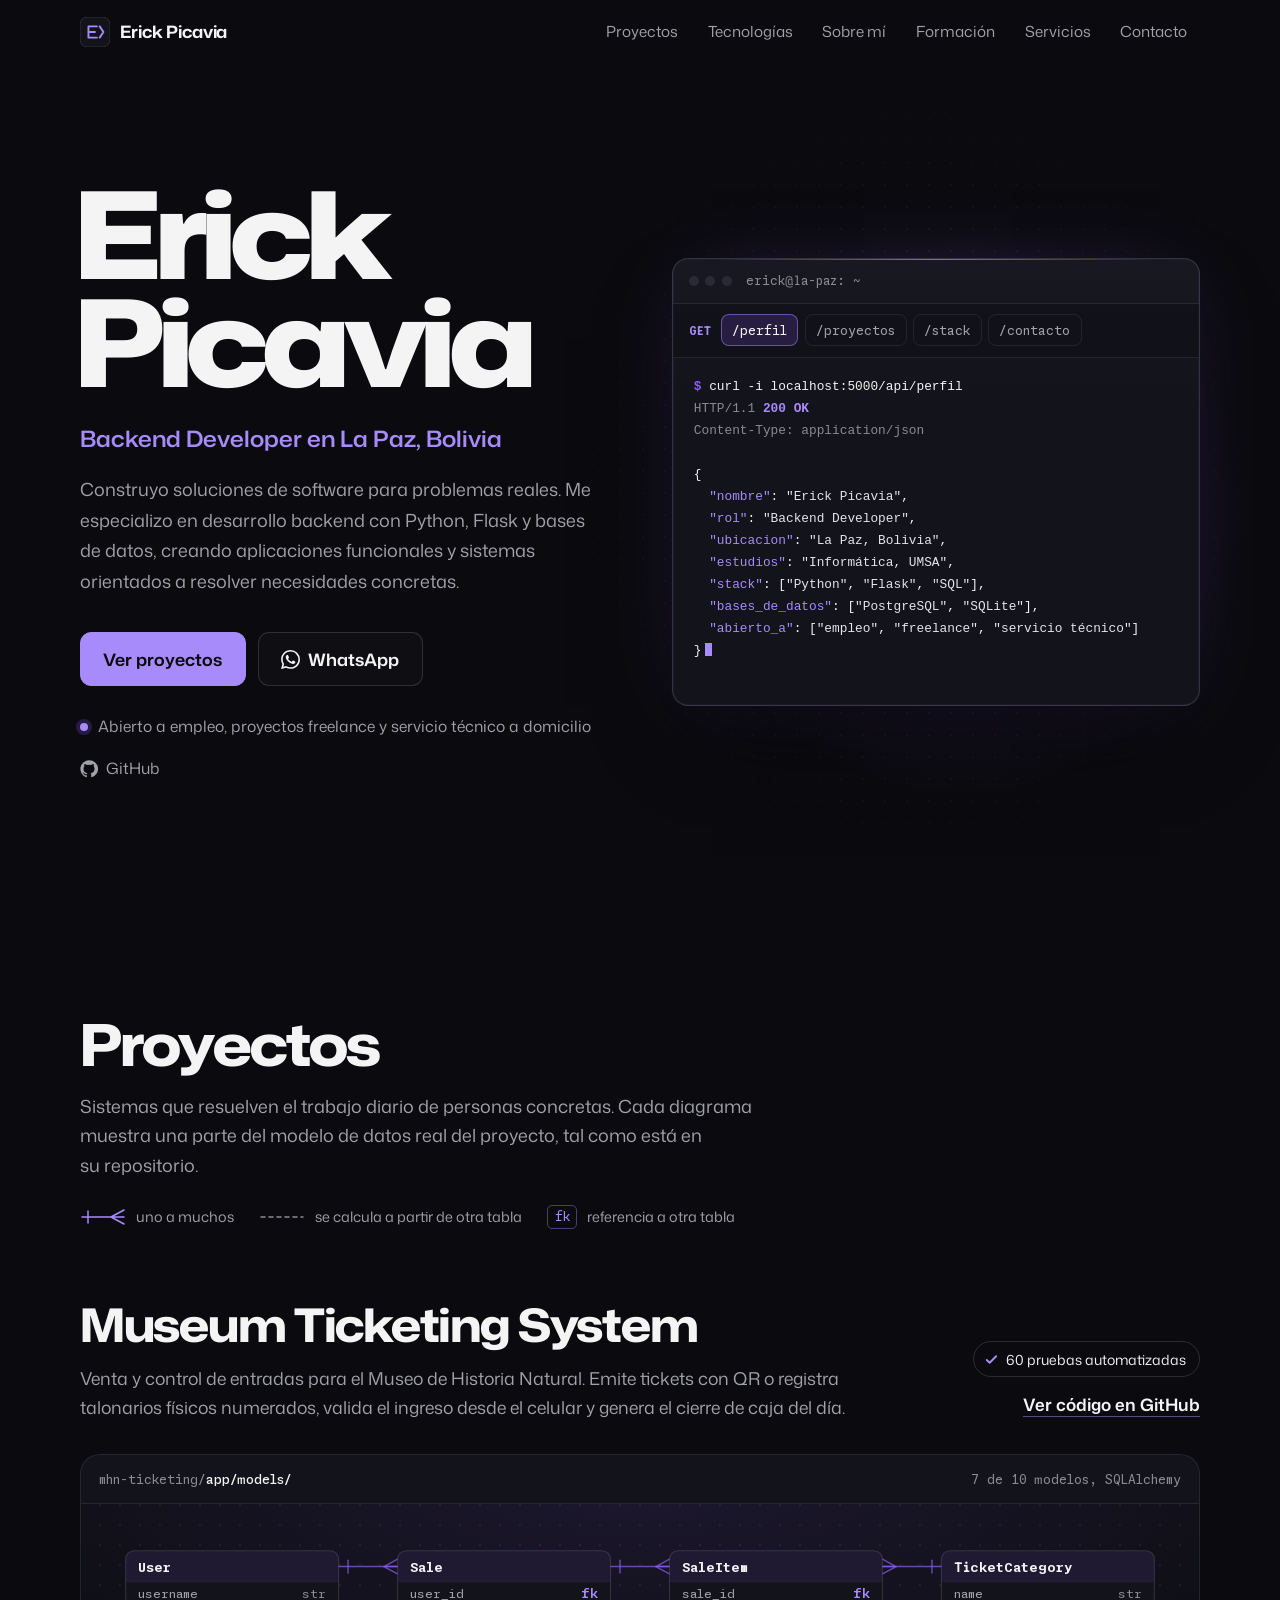
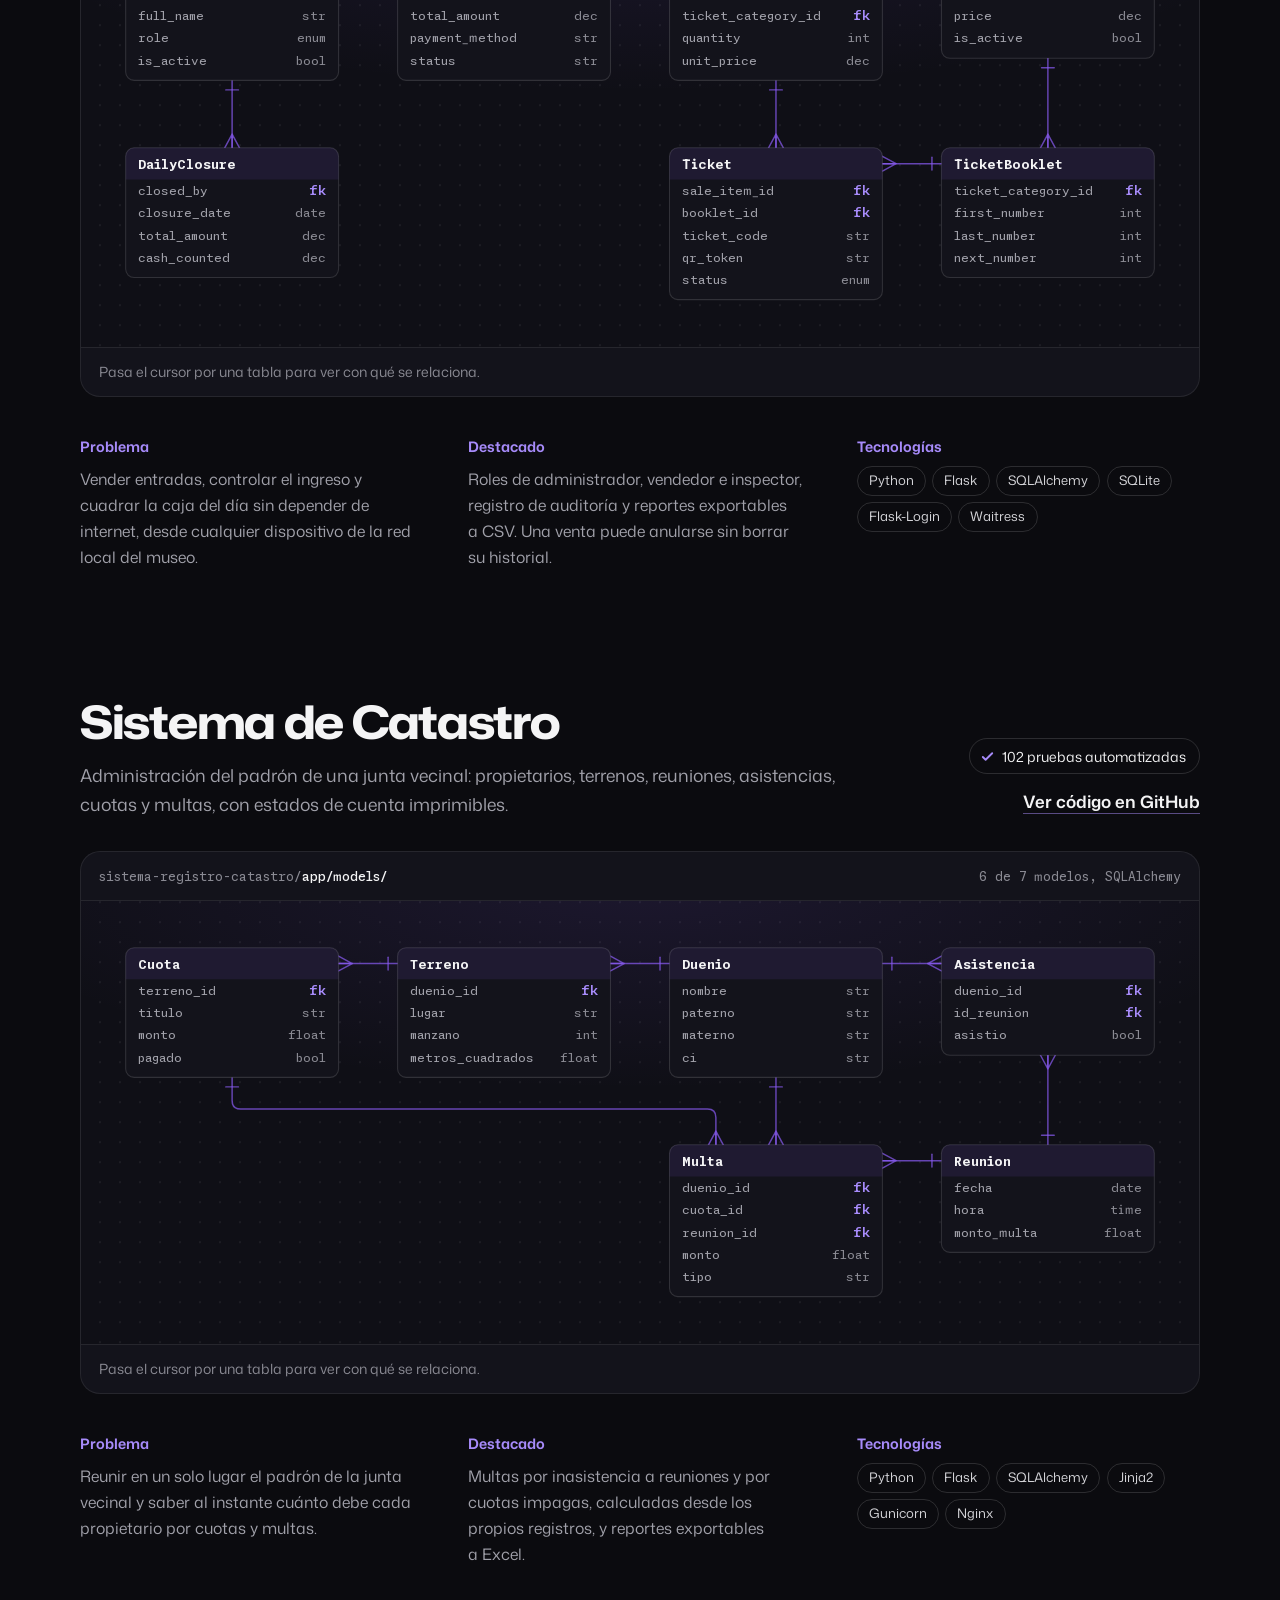
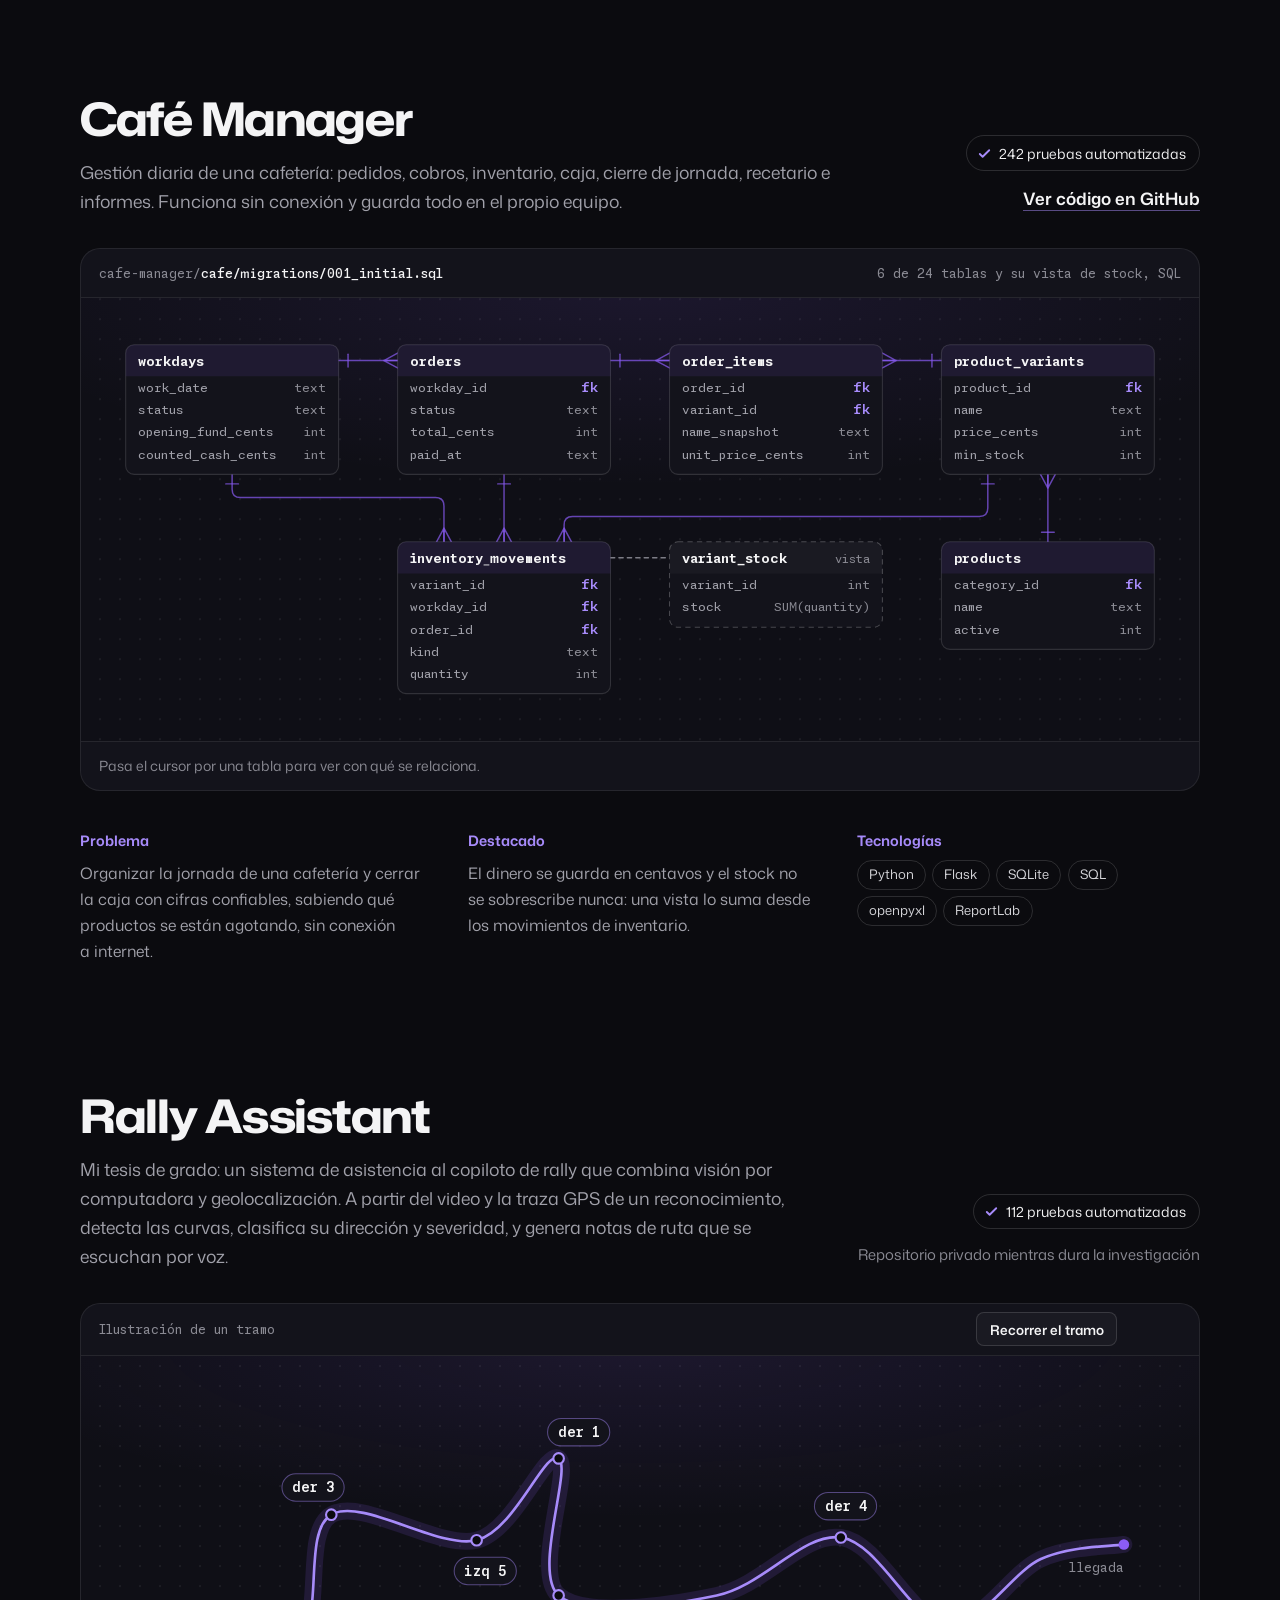
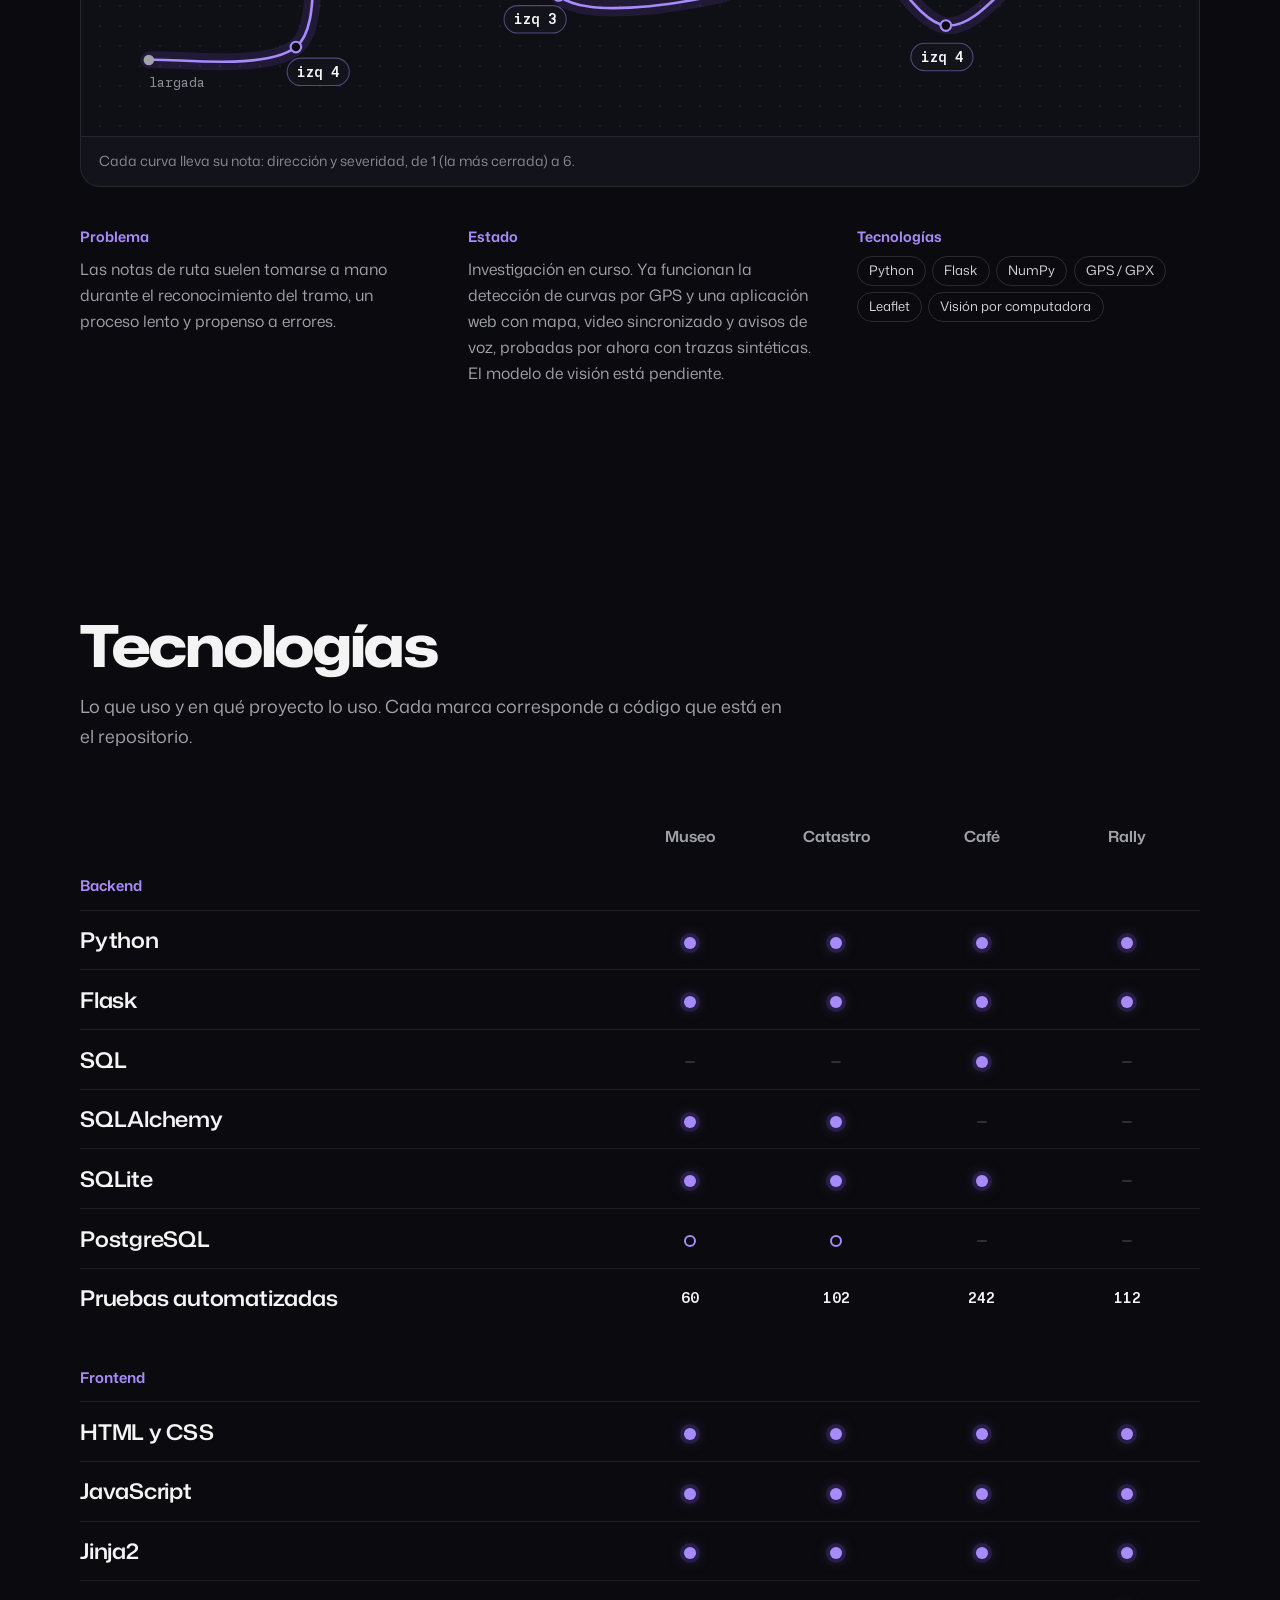
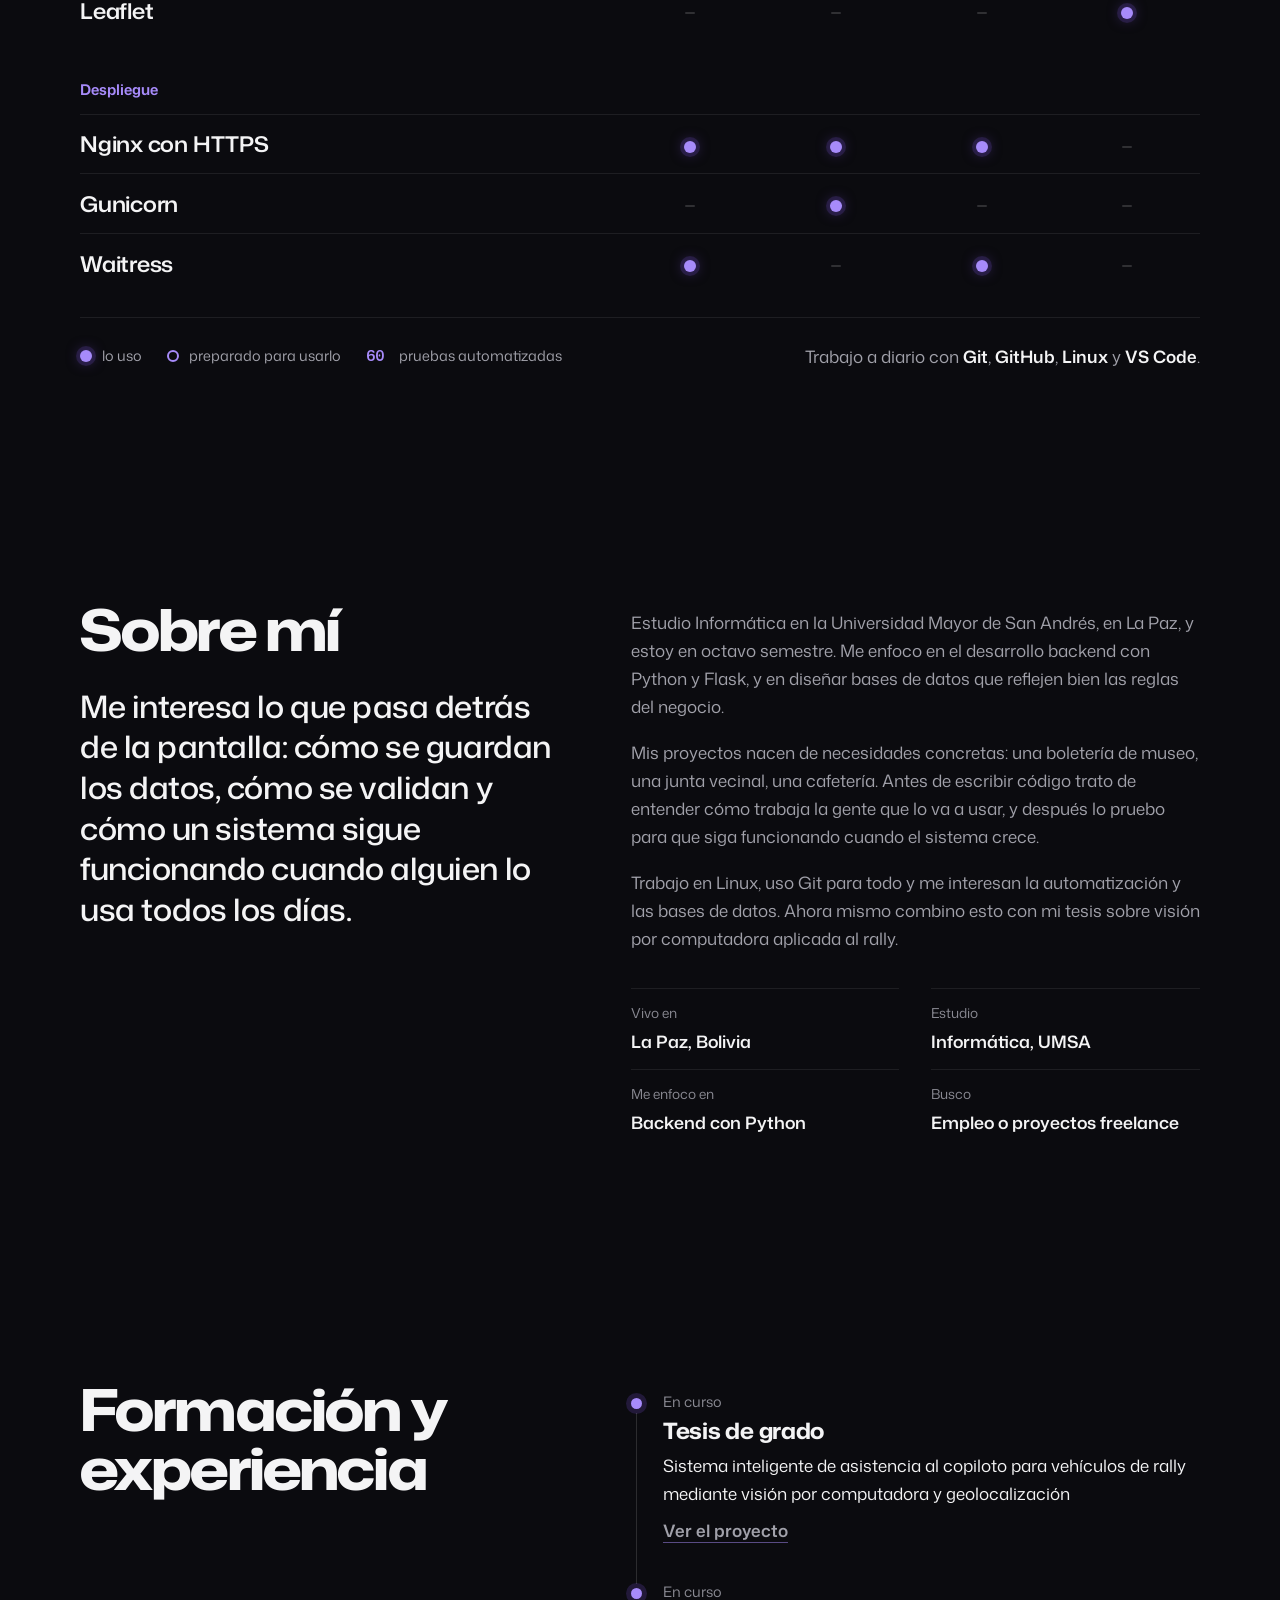
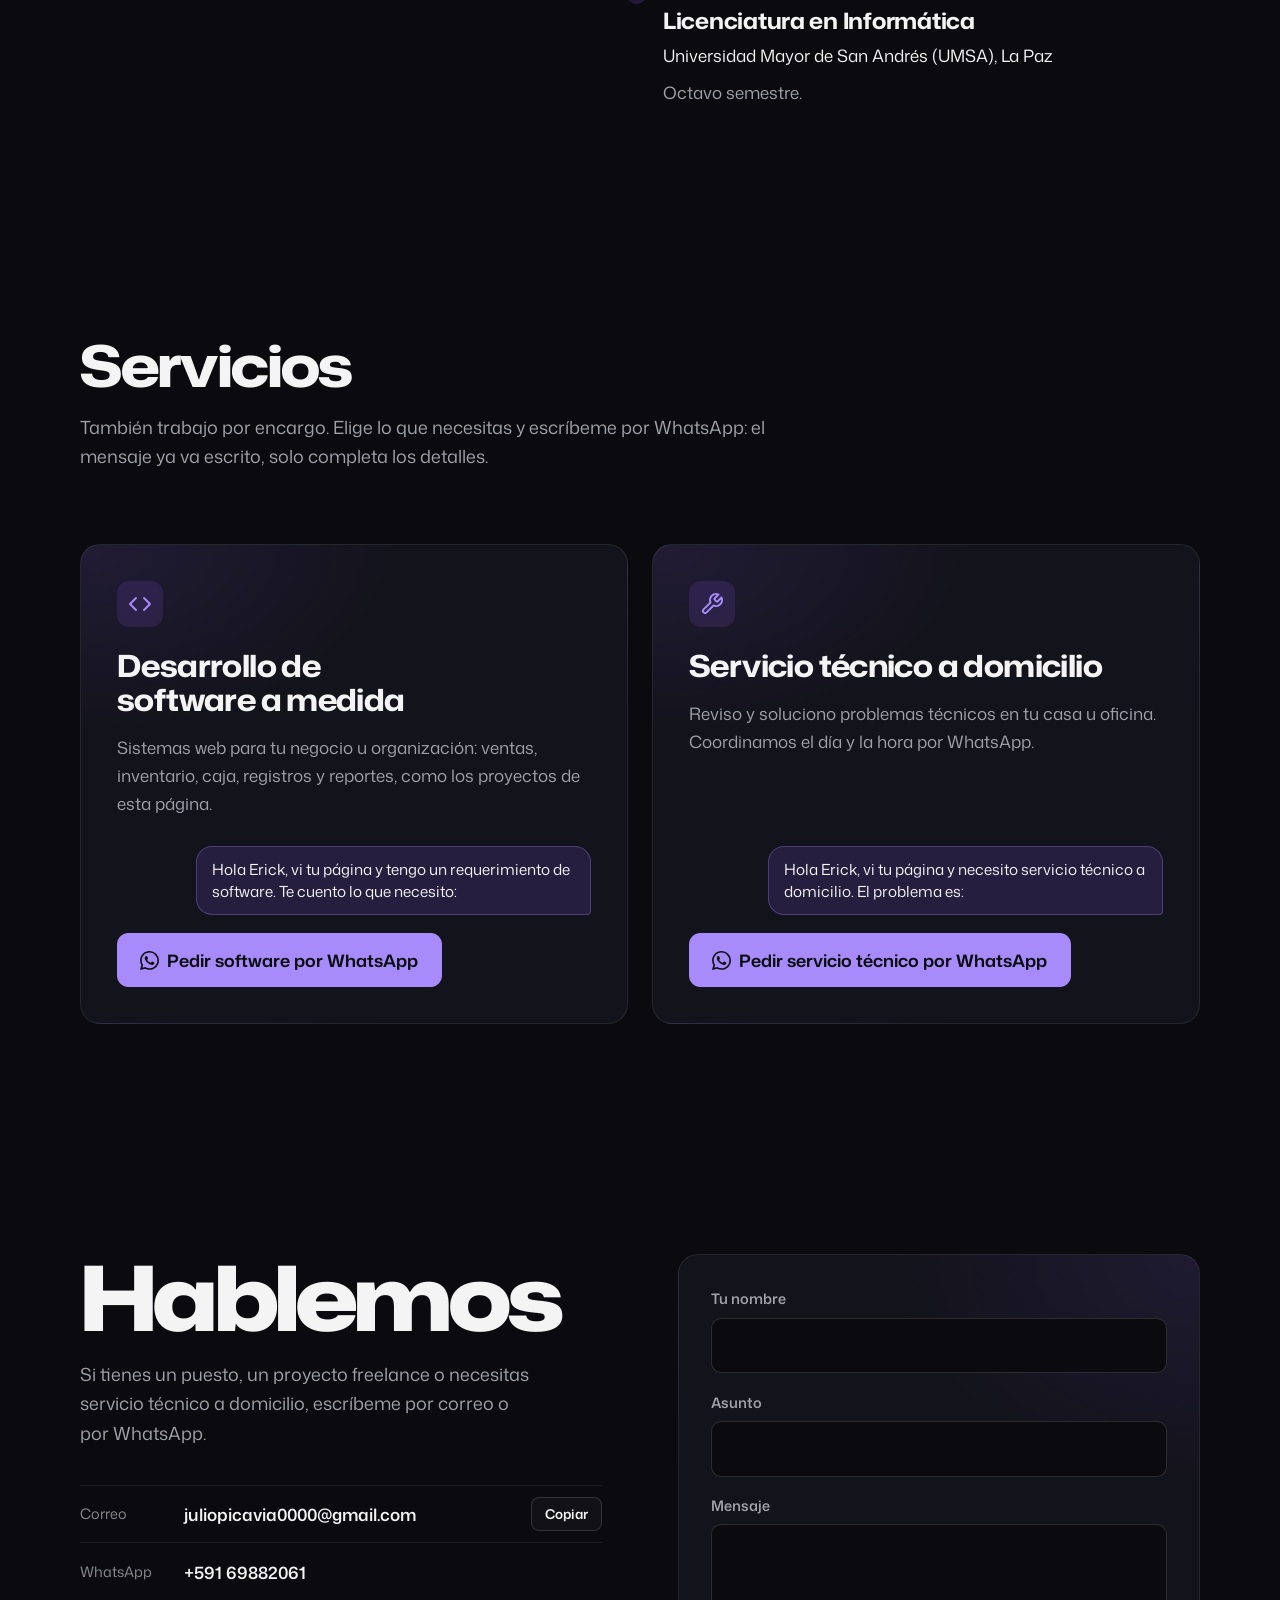
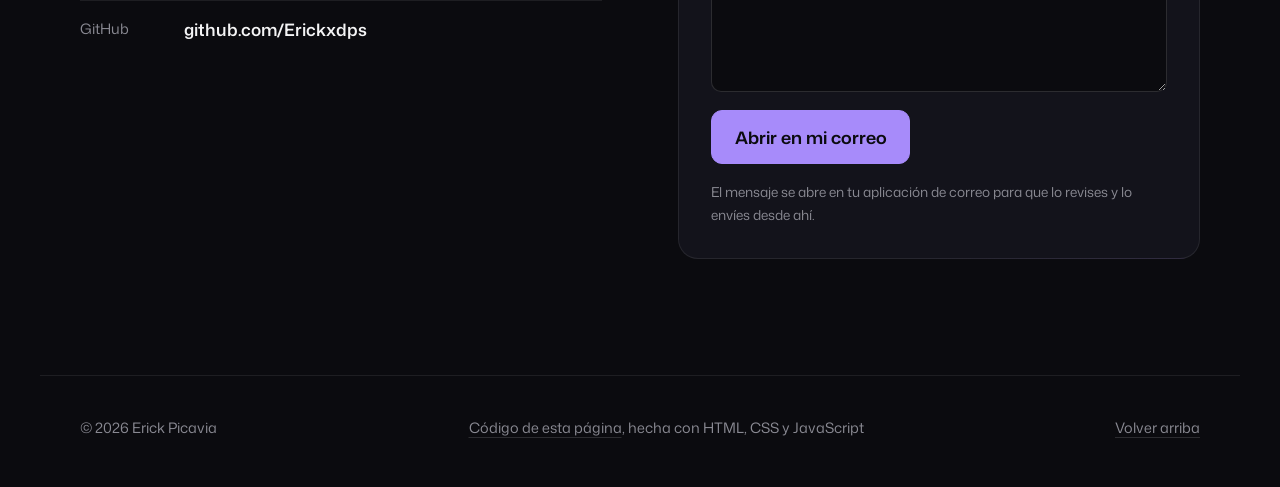
<file: index.html>
<!doctype html>
<html lang="es">
<head>
  <meta charset="utf-8">
  <meta name="viewport" content="width=device-width, initial-scale=1">
  <title>Erick Picavia · Backend Developer</title>
  <meta name="description" content="Erick Picavia, backend developer en La Paz, Bolivia. Desarrollo software a medida con Python, Flask y SQL y ofrezco servicio técnico a domicilio.">
  <meta name="author" content="Erick Picavia">
  <meta name="theme-color" content="#0B0B0F">
  <!-- EDITAR: si conectas un dominio propio, cambia esta URL aquí, en og:url, og:image y en el JSON-LD -->
  <link rel="canonical" href="https://erickxdps.github.io/">

  <meta property="og:type" content="profile">
  <meta property="og:locale" content="es_BO">
  <meta property="og:title" content="Erick Picavia · Backend Developer">
  <meta property="og:description" content="Aplicaciones web con Python, Flask y SQL para problemas reales.">
  <meta property="og:url" content="https://erickxdps.github.io/">
  <meta property="og:image" content="https://erickxdps.github.io/assets/images/og.png">
  <meta property="og:image:width" content="1200">
  <meta property="og:image:height" content="630">
  <meta property="og:image:alt" content="Erick Picavia, Backend Developer">
  <meta property="profile:first_name" content="Erick">
  <meta property="profile:last_name" content="Picavia">
  <meta name="twitter:card" content="summary_large_image">

  <link rel="icon" href="assets/icons/favicon.svg" type="image/svg+xml">
  <link rel="apple-touch-icon" href="assets/icons/apple-touch-icon.png">
  <link rel="stylesheet" href="style.css">

  <script type="application/ld+json">
  {
    "@context": "https://schema.org",
    "@type": "ProfilePage",
    "mainEntity": {
      "@type": "Person",
      "name": "Erick Picavia",
      "jobTitle": "Backend Developer",
      "url": "https://erickxdps.github.io/",
      "email": "mailto:juliopicavia0000@gmail.com",
      "address": { "@type": "PostalAddress", "addressLocality": "La Paz", "addressCountry": "BO" },
      "affiliation": { "@type": "CollegeOrUniversity", "name": "Universidad Mayor de San Andrés" },
      "knowsAbout": ["Python", "Flask", "SQL", "PostgreSQL", "SQLite", "SQLAlchemy", "Desarrollo backend", "Linux", "Git", "Nginx"],
      "telephone": "+59169882061",
      "sameAs": ["https://github.com/Erickxdps"]
    }
  }
  </script>
</head>
<body>
<a class="saltar" href="#contenido">Saltar al contenido</a>

<header class="nav" data-nav>
  <div class="nav__in">
    <a class="marca" href="#inicio" aria-label="Erick Picavia, ir al inicio">
      <svg viewBox="0 0 32 32" aria-hidden="true"><rect width="32" height="32" rx="8"/><path d="M9 10h9M9 16h7M9 22h9M9 10v12M21 10l4 6-4 6"/></svg>
      <span>Erick Picavia</span>
    </a>
    <button class="nav__boton" type="button" aria-expanded="false" aria-controls="menu" data-menu-toggle>
      <span class="sr">Abrir menú</span><span class="nav__icono" aria-hidden="true"></span>
    </button>
    <nav id="menu" class="nav__menu" aria-label="Secciones">
      <a href="#proyectos">Proyectos</a>
      <a href="#tecnologias">Tecnologías</a>
      <a href="#sobre-mi">Sobre mí</a>
      <a href="#formacion">Formación</a>
      <a href="#servicios">Servicios</a>
      <a href="#contacto">Contacto</a>
    </nav>
  </div>
</header>

<main id="contenido">

  <!-- ============ INICIO ============ -->
  <section id="inicio" class="hero" aria-labelledby="nombre">
    <div class="hero__texto">
      <h1 id="nombre" class="hero__nombre"><span>Erick</span> <span>Picavia</span></h1>
      <p class="hero__rol">Backend Developer en La Paz, Bolivia</p>
      <p class="hero__intro">Construyo soluciones de software para problemas reales. Me especializo en desarrollo backend con Python, Flask y bases de datos, creando aplicaciones funcionales y sistemas orientados a resolver necesidades concretas.</p>
      <div class="hero__acciones">
        <a class="boton boton--primario" href="#proyectos">Ver proyectos</a>
        <!-- El botón de WhatsApp aparece cuando configuras PERFIL.whatsapp en script.js -->
        <a class="boton boton--wa" href="#contacto" data-whatsapp="general" target="_blank" rel="noopener" hidden><svg viewBox="0 0 24 24" aria-hidden="true"><path d="M17.472 14.382c-.297-.149-1.758-.867-2.03-.967-.273-.099-.471-.148-.67.15-.197.297-.767.966-.94 1.164-.173.199-.347.223-.644.075-.297-.15-1.255-.463-2.39-1.475-.883-.788-1.48-1.761-1.653-2.059-.173-.297-.018-.458.13-.606.134-.133.298-.347.446-.52.149-.174.198-.298.298-.497.099-.198.05-.371-.025-.52-.075-.149-.669-1.612-.916-2.207-.242-.579-.487-.5-.669-.51-.173-.008-.371-.01-.57-.01-.198 0-.52.074-.792.372-.272.297-1.04 1.016-1.04 2.479 0 1.462 1.065 2.875 1.213 3.074.149.198 2.096 3.2 5.077 4.487.709.306 1.262.489 1.694.625.712.227 1.36.195 1.871.118.571-.085 1.758-.719 2.006-1.413.248-.694.248-1.289.173-1.413-.074-.124-.272-.198-.57-.347m-5.421 7.403h-.004a9.87 9.87 0 0 1-5.031-1.378l-.361-.214-3.741.982.998-3.648-.235-.374a9.86 9.86 0 0 1-1.51-5.26c.001-5.45 4.436-9.884 9.888-9.884 2.64 0 5.122 1.03 6.988 2.898a9.825 9.825 0 0 1 2.893 6.994c-.003 5.45-4.437 9.884-9.885 9.884m8.413-18.297A11.815 11.815 0 0 0 12.05 0C5.495 0 .16 5.335.157 11.892c0 2.096.547 4.142 1.588 5.945L.057 24l6.305-1.654a11.882 11.882 0 0 0 5.683 1.448h.005c6.554 0 11.89-5.335 11.893-11.893a11.821 11.821 0 0 0-3.48-8.413Z"/></svg>WhatsApp</a>
        <!-- El botón de CV aparece solo cuando configuras PERFIL.cv en script.js -->
        <a class="boton" href="#" data-config="cv" download hidden>Descargar CV</a>
      </div>
      <p class="hero__estado"><span class="punto" aria-hidden="true"></span>Abierto a empleo, proyectos freelance y servicio técnico a domicilio</p>
      <ul class="redes" aria-label="Perfiles">
        <li><a href="https://github.com/Erickxdps" rel="me noopener" target="_blank">
          <svg viewBox="0 0 24 24" aria-hidden="true"><path d="M12 .5a11.5 11.5 0 0 0-3.64 22.41c.58.1.79-.25.79-.56v-2c-3.2.7-3.88-1.37-3.88-1.37-.52-1.33-1.28-1.69-1.28-1.69-1.05-.71.08-.7.08-.7 1.16.08 1.77 1.19 1.77 1.19 1.03 1.77 2.7 1.26 3.36.96.1-.75.4-1.26.73-1.55-2.55-.29-5.24-1.28-5.24-5.68 0-1.25.45-2.28 1.18-3.08-.12-.29-.51-1.46.11-3.04 0 0 .97-.31 3.17 1.18a11 11 0 0 1 5.77 0c2.2-1.49 3.17-1.18 3.17-1.18.62 1.58.23 2.75.11 3.04.74.8 1.18 1.83 1.18 3.08 0 4.41-2.69 5.38-5.25 5.67.41.36.78 1.06.78 2.14v3.17c0 .31.21.67.8.56A11.5 11.5 0 0 0 12 .5Z"/></svg>
          GitHub</a></li>
        <li data-config-item="linkedin" hidden><a href="#" data-config="linkedin" rel="me noopener" target="_blank">
          <svg viewBox="0 0 24 24" aria-hidden="true"><path d="M20.45 20.45h-3.56v-5.57c0-1.33-.02-3.04-1.85-3.04-1.86 0-2.14 1.45-2.14 2.94v5.67H9.35V9h3.41v1.56h.05c.48-.9 1.64-1.85 3.37-1.85 3.6 0 4.27 2.37 4.27 5.46v6.28ZM5.34 7.43a2.06 2.06 0 1 1 0-4.13 2.06 2.06 0 0 1 0 4.13ZM7.12 20.45H3.56V9h3.56v11.45ZM22.22 0H1.77C.8 0 0 .77 0 1.72v20.56C0 23.23.8 24 1.77 24h20.45c.98 0 1.78-.77 1.78-1.72V1.72C24 .77 23.2 0 22.22 0Z"/></svg>
          LinkedIn</a></li>
      </ul>
    </div>

    <!-- Consola: cada botón muestra una respuesta distinta. Los datos están en API, en script.js -->
    <figure class="consola" data-consola>
      <div class="consola__barra">
        <span class="consola__luces" aria-hidden="true"><i></i><i></i><i></i></span>
        <span class="consola__titulo">erick@la-paz: ~</span>
      </div>
      <div class="consola__rutas" role="group" aria-label="Elige qué consultar">
        <span class="consola__metodo" aria-hidden="true">GET</span>
        <button type="button" data-ruta="perfil" aria-pressed="true">/perfil</button>
        <button type="button" data-ruta="proyectos" aria-pressed="false">/proyectos</button>
        <button type="button" data-ruta="stack" aria-pressed="false">/stack</button>
        <button type="button" data-ruta="contacto" aria-pressed="false">/contacto</button>
      </div>
<pre class="consola__cuerpo" tabindex="0" aria-label="Respuesta de la consulta"><code data-salida><span class="l"><b class="prompt">$</b> curl -i localhost:5000/api/perfil</span>
<span class="l dim">HTTP/1.1 <b class="ok">200 OK</b></span>
<span class="l dim">Content-Type: application/json</span>
<span class="l"> </span>
<span class="l">{</span>
<span class="l">  <b class="k">"nombre"</b>: <b class="s">"Erick Picavia"</b>,</span>
<span class="l">  <b class="k">"rol"</b>: <b class="s">"Backend Developer"</b>,</span>
<span class="l">  <b class="k">"ubicacion"</b>: <b class="s">"La Paz, Bolivia"</b>,</span>
<span class="l">  <b class="k">"estudios"</b>: <b class="s">"Informática, UMSA"</b>,</span>
<span class="l">  <b class="k">"stack"</b>: [<b class="s">"Python"</b>, <b class="s">"Flask"</b>, <b class="s">"SQL"</b>],</span>
<span class="l">  <b class="k">"bases_de_datos"</b>: [<b class="s">"PostgreSQL"</b>, <b class="s">"SQLite"</b>],</span>
<span class="l">  <b class="k">"abierto_a"</b>: [<b class="s">"empleo"</b>, <b class="s">"freelance"</b>, <b class="s">"servicio técnico"</b>]</span>
<span class="l">}</span></code></pre>
    </figure>
  </section>

  <!-- ============ PROYECTOS ============ -->
  <section id="proyectos" class="seccion" aria-labelledby="proyectos-t">
    <div class="seccion__cabeza">
      <h2 id="proyectos-t">Proyectos</h2>
      <p>Sistemas que resuelven el trabajo diario de personas concretas. Cada diagrama muestra una parte del modelo de datos real del proyecto, tal como está en su repositorio.</p>
      <ul class="leyenda" aria-label="Cómo leer los diagramas">
        <li><svg viewBox="0 0 46 16" aria-hidden="true"><path d="M2 8H44M8 2V14M31 8L44 1M31 8L44 8M31 8L44 15"/></svg>uno a muchos</li>
        <li><svg viewBox="0 0 46 16" aria-hidden="true"><path class="punteada" d="M2 8H44"/></svg>se calcula a partir de otra tabla</li>
        <li><span class="fk">fk</span>referencia a otra tabla</li>
      </ul>
    </div>

    <!--
      Para añadir un proyecto, copia un <article class="proyecto"> completo.
      - Imagen: reemplaza el contenido de .lienzo__area por
        <img src="assets/images/mi-captura.webp" alt="Descripción" width="1240" height="660" loading="lazy">
      - Demo: el enlace "Ver demo" aparece solo si configuras su clave en PERFIL.demos (script.js).
    -->

    <article class="proyecto" id="p-entradas" aria-labelledby="p-entradas-t">
      <header class="proyecto__cabeza">
        <div class="proyecto__titulo">
          <h3 id="p-entradas-t">Museum Ticketing System</h3>
          <p class="proyecto__desc">Venta y control de entradas para el Museo de Historia Natural. Emite tickets con QR o registra talonarios físicos numerados, valida el ingreso desde el celular y genera el cierre de caja del día.</p>
        </div>
        <div class="proyecto__acciones">
          <p class="pruebas"><svg viewBox="0 0 16 16" aria-hidden="true"><path d="M3 8.5l3 3 7-7"/></svg>60 pruebas automatizadas</p>
          <a class="enlace-repo" href="https://github.com/Erickxdps/mhn-ticketing" target="_blank" rel="noopener">Ver código en GitHub</a>
          <a class="enlace-repo" href="#" data-demo="entradas" target="_blank" rel="noopener" hidden>Ver demo</a>
        </div>
      </header>
      <figure class="lienzo">
        <div class="lienzo__barra">
          <a class="lienzo__ruta" href="https://github.com/Erickxdps/mhn-ticketing/tree/main/app/models" target="_blank" rel="noopener"><span class="lienzo__repo">mhn-ticketing/</span><b>app/models/</b></a>
          <span class="lienzo__meta">7 de 10 modelos, SQLAlchemy</span>
        </div>
        <div class="lienzo__area" tabindex="0" aria-label="Diagrama del modelo de datos, desplazable">
<!-- svg:mhn -->
<svg class="diagrama" viewBox="0 0 1000 359" role="img" aria-labelledby="mhn-t">
<title id="mhn-t">Parte del modelo de datos del sistema de entradas: usuarios, ventas, líneas de venta, categorías, talonarios, tickets y cierres diarios</title>
<g class="aristas">
<g class="arista" data-de="User" data-a="Sale"><path class="linea" d="M214 29 L270 29"/><path class="marca" d="M223 35 L223 23"/><path class="marca" d="M257 29 L270 22 M257 29 L270 29 M257 29 L270 36"/></g>
<g class="arista" data-de="Sale" data-a="SaleItem"><path class="linea" d="M472 29 L528 29"/><path class="marca" d="M481 35 L481 23"/><path class="marca" d="M515 29 L528 22 M515 29 L528 29 M515 29 L528 36"/></g>
<g class="arista" data-de="TicketCategory" data-a="SaleItem"><path class="linea" d="M786 29 L730 29"/><path class="marca" d="M777 23 L777 35"/><path class="marca" d="M743 29 L730 36 M743 29 L730 29 M743 29 L730 22"/></g>
<g class="arista" data-de="User" data-a="DailyClosure"><path class="linea" d="M113 137 L113 201"/><path class="marca" d="M107 146 L119 146"/><path class="marca" d="M113 188 L120 201 M113 188 L113 201 M113 188 L106 201"/></g>
<g class="arista" data-de="SaleItem" data-a="Ticket"><path class="linea" d="M629 137 L629 201"/><path class="marca" d="M623 146 L635 146"/><path class="marca" d="M629 188 L636 201 M629 188 L629 201 M629 188 L622 201"/></g>
<g class="arista" data-de="TicketCategory" data-a="TicketBooklet"><path class="linea" d="M887 116 L887 201"/><path class="marca" d="M881 125 L893 125"/><path class="marca" d="M887 188 L894 201 M887 188 L887 201 M887 188 L880 201"/></g>
<g class="arista" data-de="TicketBooklet" data-a="Ticket"><path class="linea" d="M786 216 L730 216"/><path class="marca" d="M777 210 L777 222"/><path class="marca" d="M743 216 L730 223 M743 216 L730 216 M743 216 L730 209"/></g>
</g><g class="nodos">
<g class="nodo" data-tabla="User" transform="translate(12 14)"><rect class="caja" width="202" height="123" rx="8"/><path class="cabeza" d="M0 8 A8 8 0 0 1 8 0 H194 A8 8 0 0 1 202 8 V30 H0 Z"/><text class="tabla" x="12" y="20">User</text><text class="campo" x="12" y="45">username<tspan class="tipo" x="190" text-anchor="end">str</tspan></text><text class="campo" x="12" y="66">full_name<tspan class="tipo" x="190" text-anchor="end">str</tspan></text><text class="campo" x="12" y="87">role<tspan class="tipo" x="190" text-anchor="end">enum</tspan></text><text class="campo" x="12" y="108">is_active<tspan class="tipo" x="190" text-anchor="end">bool</tspan></text></g>
<g class="nodo" data-tabla="Sale" transform="translate(270 14)"><rect class="caja" width="202" height="123" rx="8"/><path class="cabeza" d="M0 8 A8 8 0 0 1 8 0 H194 A8 8 0 0 1 202 8 V30 H0 Z"/><text class="tabla" x="12" y="20">Sale</text><text class="campo" x="12" y="45">user_id<tspan class="tipo fk" x="190" text-anchor="end">fk</tspan></text><text class="campo" x="12" y="66">total_amount<tspan class="tipo" x="190" text-anchor="end">dec</tspan></text><text class="campo" x="12" y="87">payment_method<tspan class="tipo" x="190" text-anchor="end">str</tspan></text><text class="campo" x="12" y="108">status<tspan class="tipo" x="190" text-anchor="end">str</tspan></text></g>
<g class="nodo" data-tabla="SaleItem" transform="translate(528 14)"><rect class="caja" width="202" height="123" rx="8"/><path class="cabeza" d="M0 8 A8 8 0 0 1 8 0 H194 A8 8 0 0 1 202 8 V30 H0 Z"/><text class="tabla" x="12" y="20">SaleItem</text><text class="campo" x="12" y="45">sale_id<tspan class="tipo fk" x="190" text-anchor="end">fk</tspan></text><text class="campo" x="12" y="66">ticket_category_id<tspan class="tipo fk" x="190" text-anchor="end">fk</tspan></text><text class="campo" x="12" y="87">quantity<tspan class="tipo" x="190" text-anchor="end">int</tspan></text><text class="campo" x="12" y="108">unit_price<tspan class="tipo" x="190" text-anchor="end">dec</tspan></text></g>
<g class="nodo" data-tabla="TicketCategory" transform="translate(786 14)"><rect class="caja" width="202" height="102" rx="8"/><path class="cabeza" d="M0 8 A8 8 0 0 1 8 0 H194 A8 8 0 0 1 202 8 V30 H0 Z"/><text class="tabla" x="12" y="20">TicketCategory</text><text class="campo" x="12" y="45">name<tspan class="tipo" x="190" text-anchor="end">str</tspan></text><text class="campo" x="12" y="66">price<tspan class="tipo" x="190" text-anchor="end">dec</tspan></text><text class="campo" x="12" y="87">is_active<tspan class="tipo" x="190" text-anchor="end">bool</tspan></text></g>
<g class="nodo" data-tabla="DailyClosure" transform="translate(12 201)"><rect class="caja" width="202" height="123" rx="8"/><path class="cabeza" d="M0 8 A8 8 0 0 1 8 0 H194 A8 8 0 0 1 202 8 V30 H0 Z"/><text class="tabla" x="12" y="20">DailyClosure</text><text class="campo" x="12" y="45">closed_by<tspan class="tipo fk" x="190" text-anchor="end">fk</tspan></text><text class="campo" x="12" y="66">closure_date<tspan class="tipo" x="190" text-anchor="end">date</tspan></text><text class="campo" x="12" y="87">total_amount<tspan class="tipo" x="190" text-anchor="end">dec</tspan></text><text class="campo" x="12" y="108">cash_counted<tspan class="tipo" x="190" text-anchor="end">dec</tspan></text></g>
<g class="nodo" data-tabla="Ticket" transform="translate(528 201)"><rect class="caja" width="202" height="144" rx="8"/><path class="cabeza" d="M0 8 A8 8 0 0 1 8 0 H194 A8 8 0 0 1 202 8 V30 H0 Z"/><text class="tabla" x="12" y="20">Ticket</text><text class="campo" x="12" y="45">sale_item_id<tspan class="tipo fk" x="190" text-anchor="end">fk</tspan></text><text class="campo" x="12" y="66">booklet_id<tspan class="tipo fk" x="190" text-anchor="end">fk</tspan></text><text class="campo" x="12" y="87">ticket_code<tspan class="tipo" x="190" text-anchor="end">str</tspan></text><text class="campo" x="12" y="108">qr_token<tspan class="tipo" x="190" text-anchor="end">str</tspan></text><text class="campo" x="12" y="129">status<tspan class="tipo" x="190" text-anchor="end">enum</tspan></text></g>
<g class="nodo" data-tabla="TicketBooklet" transform="translate(786 201)"><rect class="caja" width="202" height="123" rx="8"/><path class="cabeza" d="M0 8 A8 8 0 0 1 8 0 H194 A8 8 0 0 1 202 8 V30 H0 Z"/><text class="tabla" x="12" y="20">TicketBooklet</text><text class="campo" x="12" y="45">ticket_category_id<tspan class="tipo fk" x="190" text-anchor="end">fk</tspan></text><text class="campo" x="12" y="66">first_number<tspan class="tipo" x="190" text-anchor="end">int</tspan></text><text class="campo" x="12" y="87">last_number<tspan class="tipo" x="190" text-anchor="end">int</tspan></text><text class="campo" x="12" y="108">next_number<tspan class="tipo" x="190" text-anchor="end">int</tspan></text></g>
</g></svg>
<!-- /svg:mhn -->
        </div>
        <figcaption class="lienzo__pie"><span class="si-puntero">Pasa el cursor por una tabla para ver con qué se relaciona.</span><span class="si-tactil">Toca una tabla para ver con qué se relaciona. Desliza para ver el diagrama completo.</span></figcaption>
      </figure>
      <dl class="proyecto__datos">
        <div><dt>Problema</dt><dd>Vender entradas, controlar el ingreso y cuadrar la caja del día sin depender de internet, desde cualquier dispositivo de la red local del museo.</dd></div>
        <div><dt>Destacado</dt><dd>Roles de administrador, vendedor e inspector, registro de auditoría y reportes exportables a CSV. Una venta puede anularse sin borrar su historial.</dd></div>
        <div><dt>Tecnologías</dt><dd><ul class="stack"><li>Python</li><li>Flask</li><li>SQLAlchemy</li><li>SQLite</li><li>Flask-Login</li><li>Waitress</li></ul></dd></div>
      </dl>
    </article>

    <article class="proyecto" id="p-catastro" aria-labelledby="p-catastro-t">
      <header class="proyecto__cabeza">
        <div class="proyecto__titulo">
          <h3 id="p-catastro-t">Sistema de Catastro</h3>
          <p class="proyecto__desc">Administración del padrón de una junta vecinal: propietarios, terrenos, reuniones, asistencias, cuotas y multas, con estados de cuenta imprimibles.</p>
        </div>
        <div class="proyecto__acciones">
          <p class="pruebas"><svg viewBox="0 0 16 16" aria-hidden="true"><path d="M3 8.5l3 3 7-7"/></svg>102 pruebas automatizadas</p>
          <a class="enlace-repo" href="https://github.com/Erickxdps/sistema-registro-catastro" target="_blank" rel="noopener">Ver código en GitHub</a>
          <a class="enlace-repo" href="#" data-demo="catastro" target="_blank" rel="noopener" hidden>Ver demo</a>
        </div>
      </header>
      <figure class="lienzo">
        <div class="lienzo__barra">
          <a class="lienzo__ruta" href="https://github.com/Erickxdps/sistema-registro-catastro/tree/main/app/models" target="_blank" rel="noopener"><span class="lienzo__repo">sistema-registro-catastro/</span><b>app/models/</b></a>
          <span class="lienzo__meta">6 de 7 modelos, SQLAlchemy</span>
        </div>
        <div class="lienzo__area" tabindex="0" aria-label="Diagrama del modelo de datos, desplazable">
<!-- svg:cat -->
<svg class="diagrama" viewBox="0 0 1000 359" role="img" aria-labelledby="cat-t">
<title id="cat-t">Parte del modelo de datos del catastro: dueños, terrenos, cuotas, asistencias, reuniones y multas</title>
<g class="aristas">
<g class="arista" data-de="Terreno" data-a="Cuota"><path class="linea" d="M270 29 L214 29"/><path class="marca" d="M261 23 L261 35"/><path class="marca" d="M227 29 L214 36 M227 29 L214 29 M227 29 L214 22"/></g>
<g class="arista" data-de="Duenio" data-a="Terreno"><path class="linea" d="M528 29 L472 29"/><path class="marca" d="M519 23 L519 35"/><path class="marca" d="M485 29 L472 36 M485 29 L472 29 M485 29 L472 22"/></g>
<g class="arista" data-de="Duenio" data-a="Asistencia"><path class="linea" d="M730 29 L786 29"/><path class="marca" d="M739 35 L739 23"/><path class="marca" d="M773 29 L786 22 M773 29 L786 29 M773 29 L786 36"/></g>
<g class="arista" data-de="Duenio" data-a="Multa"><path class="linea" d="M629 137 L629 201"/><path class="marca" d="M623 146 L635 146"/><path class="marca" d="M629 188 L636 201 M629 188 L629 201 M629 188 L622 201"/></g>
<g class="arista" data-de="Reunion" data-a="Asistencia"><path class="linea" d="M887 201 L887 116"/><path class="marca" d="M893 192 L881 192"/><path class="marca" d="M887 129 L880 116 M887 129 L887 116 M887 129 L894 116"/></g>
<g class="arista" data-de="Reunion" data-a="Multa"><path class="linea" d="M786 216 L730 216"/><path class="marca" d="M777 210 L777 222"/><path class="marca" d="M743 216 L730 223 M743 216 L730 216 M743 216 L730 209"/></g>
<g class="arista" data-de="Cuota" data-a="Multa"><path class="linea" d="M113 137 L113 159 Q113 167 121 167 L564 167 Q572 167 572 175 L572 201"/><path class="marca" d="M107 146 L119 146"/><path class="marca" d="M572 188 L579 201 M572 188 L572 201 M572 188 L565 201"/></g>
</g><g class="nodos">
<g class="nodo" data-tabla="Cuota" transform="translate(12 14)"><rect class="caja" width="202" height="123" rx="8"/><path class="cabeza" d="M0 8 A8 8 0 0 1 8 0 H194 A8 8 0 0 1 202 8 V30 H0 Z"/><text class="tabla" x="12" y="20">Cuota</text><text class="campo" x="12" y="45">terreno_id<tspan class="tipo fk" x="190" text-anchor="end">fk</tspan></text><text class="campo" x="12" y="66">titulo<tspan class="tipo" x="190" text-anchor="end">str</tspan></text><text class="campo" x="12" y="87">monto<tspan class="tipo" x="190" text-anchor="end">float</tspan></text><text class="campo" x="12" y="108">pagado<tspan class="tipo" x="190" text-anchor="end">bool</tspan></text></g>
<g class="nodo" data-tabla="Terreno" transform="translate(270 14)"><rect class="caja" width="202" height="123" rx="8"/><path class="cabeza" d="M0 8 A8 8 0 0 1 8 0 H194 A8 8 0 0 1 202 8 V30 H0 Z"/><text class="tabla" x="12" y="20">Terreno</text><text class="campo" x="12" y="45">duenio_id<tspan class="tipo fk" x="190" text-anchor="end">fk</tspan></text><text class="campo" x="12" y="66">lugar<tspan class="tipo" x="190" text-anchor="end">str</tspan></text><text class="campo" x="12" y="87">manzano<tspan class="tipo" x="190" text-anchor="end">int</tspan></text><text class="campo" x="12" y="108">metros_cuadrados<tspan class="tipo" x="190" text-anchor="end">float</tspan></text></g>
<g class="nodo" data-tabla="Duenio" transform="translate(528 14)"><rect class="caja" width="202" height="123" rx="8"/><path class="cabeza" d="M0 8 A8 8 0 0 1 8 0 H194 A8 8 0 0 1 202 8 V30 H0 Z"/><text class="tabla" x="12" y="20">Duenio</text><text class="campo" x="12" y="45">nombre<tspan class="tipo" x="190" text-anchor="end">str</tspan></text><text class="campo" x="12" y="66">paterno<tspan class="tipo" x="190" text-anchor="end">str</tspan></text><text class="campo" x="12" y="87">materno<tspan class="tipo" x="190" text-anchor="end">str</tspan></text><text class="campo" x="12" y="108">ci<tspan class="tipo" x="190" text-anchor="end">str</tspan></text></g>
<g class="nodo" data-tabla="Asistencia" transform="translate(786 14)"><rect class="caja" width="202" height="102" rx="8"/><path class="cabeza" d="M0 8 A8 8 0 0 1 8 0 H194 A8 8 0 0 1 202 8 V30 H0 Z"/><text class="tabla" x="12" y="20">Asistencia</text><text class="campo" x="12" y="45">duenio_id<tspan class="tipo fk" x="190" text-anchor="end">fk</tspan></text><text class="campo" x="12" y="66">id_reunion<tspan class="tipo fk" x="190" text-anchor="end">fk</tspan></text><text class="campo" x="12" y="87">asistio<tspan class="tipo" x="190" text-anchor="end">bool</tspan></text></g>
<g class="nodo" data-tabla="Multa" transform="translate(528 201)"><rect class="caja" width="202" height="144" rx="8"/><path class="cabeza" d="M0 8 A8 8 0 0 1 8 0 H194 A8 8 0 0 1 202 8 V30 H0 Z"/><text class="tabla" x="12" y="20">Multa</text><text class="campo" x="12" y="45">duenio_id<tspan class="tipo fk" x="190" text-anchor="end">fk</tspan></text><text class="campo" x="12" y="66">cuota_id<tspan class="tipo fk" x="190" text-anchor="end">fk</tspan></text><text class="campo" x="12" y="87">reunion_id<tspan class="tipo fk" x="190" text-anchor="end">fk</tspan></text><text class="campo" x="12" y="108">monto<tspan class="tipo" x="190" text-anchor="end">float</tspan></text><text class="campo" x="12" y="129">tipo<tspan class="tipo" x="190" text-anchor="end">str</tspan></text></g>
<g class="nodo" data-tabla="Reunion" transform="translate(786 201)"><rect class="caja" width="202" height="102" rx="8"/><path class="cabeza" d="M0 8 A8 8 0 0 1 8 0 H194 A8 8 0 0 1 202 8 V30 H0 Z"/><text class="tabla" x="12" y="20">Reunion</text><text class="campo" x="12" y="45">fecha<tspan class="tipo" x="190" text-anchor="end">date</tspan></text><text class="campo" x="12" y="66">hora<tspan class="tipo" x="190" text-anchor="end">time</tspan></text><text class="campo" x="12" y="87">monto_multa<tspan class="tipo" x="190" text-anchor="end">float</tspan></text></g>
</g></svg>
<!-- /svg:cat -->
        </div>
        <figcaption class="lienzo__pie"><span class="si-puntero">Pasa el cursor por una tabla para ver con qué se relaciona.</span><span class="si-tactil">Toca una tabla para ver con qué se relaciona. Desliza para ver el diagrama completo.</span></figcaption>
      </figure>
      <dl class="proyecto__datos">
        <div><dt>Problema</dt><dd>Reunir en un solo lugar el padrón de la junta vecinal y saber al instante cuánto debe cada propietario por cuotas y multas.</dd></div>
        <div><dt>Destacado</dt><dd>Multas por inasistencia a reuniones y por cuotas impagas, calculadas desde los propios registros, y reportes exportables a Excel.</dd></div>
        <div><dt>Tecnologías</dt><dd><ul class="stack"><li>Python</li><li>Flask</li><li>SQLAlchemy</li><li>Jinja2</li><li>Gunicorn</li><li>Nginx</li></ul></dd></div>
      </dl>
    </article>

    <article class="proyecto" id="p-cafe" aria-labelledby="p-cafe-t">
      <header class="proyecto__cabeza">
        <div class="proyecto__titulo">
          <h3 id="p-cafe-t">Café Manager</h3>
          <p class="proyecto__desc">Gestión diaria de una cafetería: pedidos, cobros, inventario, caja, cierre de jornada, recetario e informes. Funciona sin conexión y guarda todo en el propio equipo.</p>
        </div>
        <div class="proyecto__acciones">
          <p class="pruebas"><svg viewBox="0 0 16 16" aria-hidden="true"><path d="M3 8.5l3 3 7-7"/></svg>242 pruebas automatizadas</p>
          <a class="enlace-repo" href="https://github.com/Erickxdps/cafe-manager" target="_blank" rel="noopener">Ver código en GitHub</a>
          <a class="enlace-repo" href="#" data-demo="cafe" target="_blank" rel="noopener" hidden>Ver demo</a>
        </div>
      </header>
      <figure class="lienzo">
        <div class="lienzo__barra">
          <a class="lienzo__ruta" href="https://github.com/Erickxdps/cafe-manager/blob/main/cafe/migrations/001_initial.sql" target="_blank" rel="noopener"><span class="lienzo__repo">cafe-manager/</span><b>cafe/migrations/001_initial.sql</b></a>
          <span class="lienzo__meta">6 de 24 tablas y su vista de stock, SQL</span>
        </div>
        <div class="lienzo__area" tabindex="0" aria-label="Diagrama del modelo de datos, desplazable">
<!-- svg:cafe -->
<svg class="diagrama" viewBox="0 0 1000 359" role="img" aria-labelledby="cafe-t">
<title id="cafe-t">Parte del modelo de datos de Café Manager: jornadas, pedidos, líneas de pedido, productos, variantes, movimientos de inventario y la vista que calcula el stock</title>
<g class="aristas">
<g class="arista" data-de="workdays" data-a="orders"><path class="linea" d="M214 29 L270 29"/><path class="marca" d="M223 35 L223 23"/><path class="marca" d="M257 29 L270 22 M257 29 L270 29 M257 29 L270 36"/></g>
<g class="arista" data-de="orders" data-a="order_items"><path class="linea" d="M472 29 L528 29"/><path class="marca" d="M481 35 L481 23"/><path class="marca" d="M515 29 L528 22 M515 29 L528 29 M515 29 L528 36"/></g>
<g class="arista" data-de="product_variants" data-a="order_items"><path class="linea" d="M786 29 L730 29"/><path class="marca" d="M777 23 L777 35"/><path class="marca" d="M743 29 L730 36 M743 29 L730 29 M743 29 L730 22"/></g>
<g class="arista" data-de="products" data-a="product_variants"><path class="linea" d="M887 201 L887 137"/><path class="marca" d="M893 192 L881 192"/><path class="marca" d="M887 150 L880 137 M887 150 L887 137 M887 150 L894 137"/></g>
<g class="arista" data-de="orders" data-a="inventory_movements"><path class="linea" d="M371 137 L371 201"/><path class="marca" d="M365 146 L377 146"/><path class="marca" d="M371 188 L378 201 M371 188 L371 201 M371 188 L364 201"/></g>
<g class="arista" data-de="workdays" data-a="inventory_movements"><path class="linea" d="M113 137 L113 151 Q113 159 121 159 L306 159 Q314 159 314 167 L314 201"/><path class="marca" d="M107 146 L119 146"/><path class="marca" d="M314 188 L321 201 M314 188 L314 201 M314 188 L307 201"/></g>
<g class="arista" data-de="product_variants" data-a="inventory_movements"><path class="linea" d="M830 137 L830 169 Q830 177 822 177 L436 177 Q428 177 428 185 L428 201"/><path class="marca" d="M824 146 L836 146"/><path class="marca" d="M428 188 L435 201 M428 188 L428 201 M428 188 L421 201"/></g>
<g class="arista derivada" data-de="inventory_movements" data-a="variant_stock"><path class="linea" d="M472 216 L528 216"/></g>
</g><g class="nodos">
<g class="nodo" data-tabla="workdays" transform="translate(12 14)"><rect class="caja" width="202" height="123" rx="8"/><path class="cabeza" d="M0 8 A8 8 0 0 1 8 0 H194 A8 8 0 0 1 202 8 V30 H0 Z"/><text class="tabla" x="12" y="20">workdays</text><text class="campo" x="12" y="45">work_date<tspan class="tipo" x="190" text-anchor="end">text</tspan></text><text class="campo" x="12" y="66">status<tspan class="tipo" x="190" text-anchor="end">text</tspan></text><text class="campo" x="12" y="87">opening_fund_cents<tspan class="tipo" x="190" text-anchor="end">int</tspan></text><text class="campo" x="12" y="108">counted_cash_cents<tspan class="tipo" x="190" text-anchor="end">int</tspan></text></g>
<g class="nodo" data-tabla="orders" transform="translate(270 14)"><rect class="caja" width="202" height="123" rx="8"/><path class="cabeza" d="M0 8 A8 8 0 0 1 8 0 H194 A8 8 0 0 1 202 8 V30 H0 Z"/><text class="tabla" x="12" y="20">orders</text><text class="campo" x="12" y="45">workday_id<tspan class="tipo fk" x="190" text-anchor="end">fk</tspan></text><text class="campo" x="12" y="66">status<tspan class="tipo" x="190" text-anchor="end">text</tspan></text><text class="campo" x="12" y="87">total_cents<tspan class="tipo" x="190" text-anchor="end">int</tspan></text><text class="campo" x="12" y="108">paid_at<tspan class="tipo" x="190" text-anchor="end">text</tspan></text></g>
<g class="nodo" data-tabla="order_items" transform="translate(528 14)"><rect class="caja" width="202" height="123" rx="8"/><path class="cabeza" d="M0 8 A8 8 0 0 1 8 0 H194 A8 8 0 0 1 202 8 V30 H0 Z"/><text class="tabla" x="12" y="20">order_items</text><text class="campo" x="12" y="45">order_id<tspan class="tipo fk" x="190" text-anchor="end">fk</tspan></text><text class="campo" x="12" y="66">variant_id<tspan class="tipo fk" x="190" text-anchor="end">fk</tspan></text><text class="campo" x="12" y="87">name_snapshot<tspan class="tipo" x="190" text-anchor="end">text</tspan></text><text class="campo" x="12" y="108">unit_price_cents<tspan class="tipo" x="190" text-anchor="end">int</tspan></text></g>
<g class="nodo" data-tabla="product_variants" transform="translate(786 14)"><rect class="caja" width="202" height="123" rx="8"/><path class="cabeza" d="M0 8 A8 8 0 0 1 8 0 H194 A8 8 0 0 1 202 8 V30 H0 Z"/><text class="tabla" x="12" y="20">product_variants</text><text class="campo" x="12" y="45">product_id<tspan class="tipo fk" x="190" text-anchor="end">fk</tspan></text><text class="campo" x="12" y="66">name<tspan class="tipo" x="190" text-anchor="end">text</tspan></text><text class="campo" x="12" y="87">price_cents<tspan class="tipo" x="190" text-anchor="end">int</tspan></text><text class="campo" x="12" y="108">min_stock<tspan class="tipo" x="190" text-anchor="end">int</tspan></text></g>
<g class="nodo" data-tabla="inventory_movements" transform="translate(270 201)"><rect class="caja" width="202" height="144" rx="8"/><path class="cabeza" d="M0 8 A8 8 0 0 1 8 0 H194 A8 8 0 0 1 202 8 V30 H0 Z"/><text class="tabla" x="12" y="20">inventory_movements</text><text class="campo" x="12" y="45">variant_id<tspan class="tipo fk" x="190" text-anchor="end">fk</tspan></text><text class="campo" x="12" y="66">workday_id<tspan class="tipo fk" x="190" text-anchor="end">fk</tspan></text><text class="campo" x="12" y="87">order_id<tspan class="tipo fk" x="190" text-anchor="end">fk</tspan></text><text class="campo" x="12" y="108">kind<tspan class="tipo" x="190" text-anchor="end">text</tspan></text><text class="campo" x="12" y="129">quantity<tspan class="tipo" x="190" text-anchor="end">int</tspan></text></g>
<g class="nodo vista" data-tabla="variant_stock" transform="translate(528 201)"><rect class="caja" width="202" height="81" rx="8"/><path class="cabeza" d="M0 8 A8 8 0 0 1 8 0 H194 A8 8 0 0 1 202 8 V30 H0 Z"/><text class="tabla" x="12" y="20">variant_stock</text><text class="etiqueta" x="190" y="20" text-anchor="end">vista</text><text class="campo" x="12" y="45">variant_id<tspan class="tipo" x="190" text-anchor="end">int</tspan></text><text class="campo" x="12" y="66">stock<tspan class="tipo" x="190" text-anchor="end">SUM(quantity)</tspan></text></g>
<g class="nodo" data-tabla="products" transform="translate(786 201)"><rect class="caja" width="202" height="102" rx="8"/><path class="cabeza" d="M0 8 A8 8 0 0 1 8 0 H194 A8 8 0 0 1 202 8 V30 H0 Z"/><text class="tabla" x="12" y="20">products</text><text class="campo" x="12" y="45">category_id<tspan class="tipo fk" x="190" text-anchor="end">fk</tspan></text><text class="campo" x="12" y="66">name<tspan class="tipo" x="190" text-anchor="end">text</tspan></text><text class="campo" x="12" y="87">active<tspan class="tipo" x="190" text-anchor="end">int</tspan></text></g>
</g></svg>
<!-- /svg:cafe -->
        </div>
        <figcaption class="lienzo__pie"><span class="si-puntero">Pasa el cursor por una tabla para ver con qué se relaciona.</span><span class="si-tactil">Toca una tabla para ver con qué se relaciona. Desliza para ver el diagrama completo.</span></figcaption>
      </figure>
      <dl class="proyecto__datos">
        <div><dt>Problema</dt><dd>Organizar la jornada de una cafetería y cerrar la caja con cifras confiables, sabiendo qué productos se están agotando, sin conexión a internet.</dd></div>
        <div><dt>Destacado</dt><dd>El dinero se guarda en centavos y el stock no se sobrescribe nunca: una vista lo suma desde los movimientos de inventario.</dd></div>
        <div><dt>Tecnologías</dt><dd><ul class="stack"><li>Python</li><li>Flask</li><li>SQLite</li><li>SQL</li><li>openpyxl</li><li>ReportLab</li></ul></dd></div>
      </dl>
    </article>

    <article class="proyecto" id="p-rally" aria-labelledby="p-rally-t">
      <header class="proyecto__cabeza">
        <div class="proyecto__titulo">
          <h3 id="p-rally-t">Rally Assistant</h3>
          <p class="proyecto__desc">Mi tesis de grado: un sistema de asistencia al copiloto de rally que combina visión por computadora y geolocalización. A partir del video y la traza GPS de un reconocimiento, detecta las curvas, clasifica su dirección y severidad, y genera notas de ruta que se escuchan por voz.</p>
        </div>
        <div class="proyecto__acciones">
          <p class="pruebas"><svg viewBox="0 0 16 16" aria-hidden="true"><path d="M3 8.5l3 3 7-7"/></svg>112 pruebas automatizadas</p>
          <p class="proyecto__nota">Repositorio privado mientras dura la investigación</p>
        </div>
      </header>
      <figure class="lienzo lienzo--rally" data-rally>
        <div class="lienzo__barra">
          <span class="lienzo__ruta">Ilustración de un tramo</span>
          <span class="lienzo__control">
            <button class="boton-mini" type="button" data-recorrer hidden>Recorrer el tramo</button>
            <output class="lienzo__lectura" data-lectura aria-live="polite"></output>
          </span>
        </div>
        <div class="lienzo__area" tabindex="0" aria-label="Ilustración de la traza, desplazable">
<!-- svg:rally -->
<svg class="diagrama rally" viewBox="0 0 1000 300" role="img" aria-labelledby="rally-t">
<title id="rally-t">Ilustración: traza GPS de un tramo con las curvas detectadas y sus notas de ruta</title>
<path class="traza-sombra" d="M34 258 C57.2 256 144.7 268.8 173.5 245.8 C202.3 222.8 178.5 137.1 207.1 120.2 C235.7 103.3 309.1 153.4 345 144.5 C380.9 135.6 409.8 58.1 422.8 66.8 C435.8 75.5 397.8 175.1 422.8 196.8 C447.8 218.5 528.2 206 572.8 196.8 C617.4 187.6 654.4 137 690.6 141.8 C726.8 146.6 758.6 222 790.2 225.4 C821.8 228.8 852.1 175.1 880.3 162.3 C908.4 149.5 946 150.7 959.1 148.4"/>
<path class="traza" d="M34 258 C57.2 256 144.7 268.8 173.5 245.8 C202.3 222.8 178.5 137.1 207.1 120.2 C235.7 103.3 309.1 153.4 345 144.5 C380.9 135.6 409.8 58.1 422.8 66.8 C435.8 75.5 397.8 175.1 422.8 196.8 C447.8 218.5 528.2 206 572.8 196.8 C617.4 187.6 654.4 137 690.6 141.8 C726.8 146.6 758.6 222 790.2 225.4 C821.8 228.8 852.1 175.1 880.3 162.3 C908.4 149.5 946 150.7 959.1 148.4"/>
<path class="traza-recorrida" d="M34 258 C57.2 256 144.7 268.8 173.5 245.8 C202.3 222.8 178.5 137.1 207.1 120.2 C235.7 103.3 309.1 153.4 345 144.5 C380.9 135.6 409.8 58.1 422.8 66.8 C435.8 75.5 397.8 175.1 422.8 196.8 C447.8 218.5 528.2 206 572.8 196.8 C617.4 187.6 654.4 137 690.6 141.8 C726.8 146.6 758.6 222 790.2 225.4 C821.8 228.8 852.1 175.1 880.3 162.3 C908.4 149.5 946 150.7 959.1 148.4"/>
<g class="nota" data-x="173.5" data-y="245.8"><circle cx="173.5" cy="245.8" r="5"/><rect x="165.2" y="256.3" width="59" height="26" rx="13"/><text x="194.7" y="273.8" text-anchor="middle">izq 4</text></g>
<g class="nota" data-x="207.1" data-y="120.2"><circle cx="207.1" cy="120.2" r="5"/><rect x="160.3" y="81.4" width="59" height="26" rx="13"/><text x="189.8" y="98.9" text-anchor="middle">der 3</text></g>
<g class="nota" data-x="345.0" data-y="144.5"><circle cx="345.0" cy="144.5" r="5"/><rect x="323.7" y="160.6" width="59" height="26" rx="13"/><text x="353.2" y="178.1" text-anchor="middle">izq 5</text></g>
<g class="nota" data-x="422.8" data-y="66.8"><circle cx="422.8" cy="66.8" r="5"/><rect x="412.3" y="28.9" width="59" height="26" rx="13"/><text x="441.8" y="46.4" text-anchor="middle">der 1</text></g>
<g class="nota" data-x="422.8" data-y="196.8"><circle cx="422.8" cy="196.8" r="5"/><rect x="371" y="206.5" width="59" height="26" rx="13"/><text x="400.5" y="224" text-anchor="middle">izq 3</text></g>
<g class="nota" data-x="690.6" data-y="141.8"><circle cx="690.6" cy="141.8" r="5"/><rect x="665.5" y="99.1" width="59" height="26" rx="13"/><text x="695" y="116.6" text-anchor="middle">der 4</text></g>
<g class="nota" data-x="790.2" data-y="225.4"><circle cx="790.2" cy="225.4" r="5"/><rect x="757" y="242.2" width="59" height="26" rx="13"/><text x="786.5" y="259.7" text-anchor="middle">izq 4</text></g>
<circle class="inicio" cx="34.0" cy="258.0" r="5"/><text class="rotulo" x="34.0" y="284.0">largada</text><circle class="fin" cx="959.1" cy="148.4" r="5"/><text class="rotulo" x="959.1" y="174.4" text-anchor="end">llegada</text><circle class="auto" cx="34.0" cy="258.0" r="7"/>
</svg>
<!-- /svg:rally -->
        </div>
        <figcaption class="lienzo__pie">Cada curva lleva su nota: dirección y severidad, de 1 (la más cerrada) a 6.</figcaption>
      </figure>
      <dl class="proyecto__datos">
        <div><dt>Problema</dt><dd>Las notas de ruta suelen tomarse a mano durante el reconocimiento del tramo, un proceso lento y propenso a errores.</dd></div>
        <div><dt>Estado</dt><dd>Investigación en curso. Ya funcionan la detección de curvas por GPS y una aplicación web con mapa, video sincronizado y avisos de voz, probadas por ahora con trazas sintéticas. El modelo de visión está pendiente.</dd></div>
        <div><dt>Tecnologías</dt><dd><ul class="stack"><li>Python</li><li>Flask</li><li>NumPy</li><li>GPS / GPX</li><li>Leaflet</li><li>Visión por computadora</li></ul></dd></div>
      </dl>
    </article>
  </section>

  <!-- ============ TECNOLOGÍAS ============ -->
  <section id="tecnologias" class="seccion" aria-labelledby="tec-t">
    <div class="seccion__cabeza">
      <h2 id="tec-t">Tecnologías</h2>
      <p>Lo que uso y en qué proyecto lo uso. Cada marca corresponde a código que está en el repositorio.</p>
    </div>

    <div class="matriz" tabindex="0" role="region" aria-labelledby="tec-t">
      <table>
        <caption class="sr">Tecnologías y proyectos en los que las uso</caption>
        <thead>
          <tr>
            <td></td>
            <th scope="col"><a href="#p-entradas">Museo</a></th>
            <th scope="col"><a href="#p-catastro">Catastro</a></th>
            <th scope="col"><a href="#p-cafe">Café</a></th>
            <th scope="col"><a href="#p-rally">Rally</a></th>
          </tr>
        </thead>
        <tbody>
          <tr class="matriz__grupo"><th scope="colgroup" colspan="5">Backend</th></tr>
          <tr><th scope="row">Python</th><td><i class="si" title="Lo uso"></i><span class="sr">Sí</span></td><td><i class="si"></i><span class="sr">Sí</span></td><td><i class="si"></i><span class="sr">Sí</span></td><td><i class="si"></i><span class="sr">Sí</span></td></tr>
          <tr><th scope="row">Flask</th><td><i class="si"></i><span class="sr">Sí</span></td><td><i class="si"></i><span class="sr">Sí</span></td><td><i class="si"></i><span class="sr">Sí</span></td><td><i class="si"></i><span class="sr">Sí</span></td></tr>
          <tr><th scope="row">SQL</th><td><i class="no"></i><span class="sr">No</span></td><td><i class="no"></i><span class="sr">No</span></td><td><i class="si"></i><span class="sr">Sí, escrito a mano</span></td><td><i class="no"></i><span class="sr">No</span></td></tr>
          <tr><th scope="row">SQLAlchemy</th><td><i class="si"></i><span class="sr">Sí</span></td><td><i class="si"></i><span class="sr">Sí</span></td><td><i class="no"></i><span class="sr">No</span></td><td><i class="no"></i><span class="sr">No</span></td></tr>
          <tr><th scope="row">SQLite</th><td><i class="si"></i><span class="sr">Sí</span></td><td><i class="si"></i><span class="sr">Sí</span></td><td><i class="si"></i><span class="sr">Sí</span></td><td><i class="no"></i><span class="sr">No</span></td></tr>
          <tr><th scope="row">PostgreSQL</th><td><i class="listo"></i><span class="sr">Preparado</span></td><td><i class="listo"></i><span class="sr">Preparado</span></td><td><i class="no"></i><span class="sr">No</span></td><td><i class="no"></i><span class="sr">No</span></td></tr>
          <tr><th scope="row">Pruebas automatizadas</th><td class="num">60</td><td class="num">102</td><td class="num">242</td><td class="num">112</td></tr>

          <tr class="matriz__grupo"><th scope="colgroup" colspan="5">Frontend</th></tr>
          <tr><th scope="row">HTML y CSS</th><td><i class="si"></i><span class="sr">Sí</span></td><td><i class="si"></i><span class="sr">Sí</span></td><td><i class="si"></i><span class="sr">Sí</span></td><td><i class="si"></i><span class="sr">Sí</span></td></tr>
          <tr><th scope="row">JavaScript</th><td><i class="si"></i><span class="sr">Sí</span></td><td><i class="si"></i><span class="sr">Sí</span></td><td><i class="si"></i><span class="sr">Sí</span></td><td><i class="si"></i><span class="sr">Sí</span></td></tr>
          <tr><th scope="row">Jinja2</th><td><i class="si"></i><span class="sr">Sí</span></td><td><i class="si"></i><span class="sr">Sí</span></td><td><i class="si"></i><span class="sr">Sí</span></td><td><i class="si"></i><span class="sr">Sí</span></td></tr>
          <tr><th scope="row">Leaflet</th><td><i class="no"></i><span class="sr">No</span></td><td><i class="no"></i><span class="sr">No</span></td><td><i class="no"></i><span class="sr">No</span></td><td><i class="si"></i><span class="sr">Sí</span></td></tr>

          <tr class="matriz__grupo"><th scope="colgroup" colspan="5">Despliegue</th></tr>
          <tr><th scope="row">Nginx con HTTPS</th><td><i class="si"></i><span class="sr">Sí</span></td><td><i class="si"></i><span class="sr">Sí</span></td><td><i class="si"></i><span class="sr">Sí</span></td><td><i class="no"></i><span class="sr">No</span></td></tr>
          <tr><th scope="row">Gunicorn</th><td><i class="no"></i><span class="sr">No</span></td><td><i class="si"></i><span class="sr">Sí</span></td><td><i class="no"></i><span class="sr">No</span></td><td><i class="no"></i><span class="sr">No</span></td></tr>
          <tr><th scope="row">Waitress</th><td><i class="si"></i><span class="sr">Sí</span></td><td><i class="no"></i><span class="sr">No</span></td><td><i class="si"></i><span class="sr">Sí</span></td><td><i class="no"></i><span class="sr">No</span></td></tr>
        </tbody>
      </table>
    </div>

    <div class="tec__pie">
      <ul class="leyenda" aria-label="Significado de las marcas">
        <li><i class="si"></i>lo uso</li>
        <li><i class="listo"></i>preparado para usarlo</li>
        <li><span class="num">60</span>pruebas automatizadas</li>
      </ul>
      <p class="tec__herramientas">Trabajo a diario con <strong>Git</strong>, <strong>GitHub</strong>, <strong>Linux</strong> y <strong>VS&nbsp;Code</strong>.</p>
    </div>
  </section>

  <!-- ============ SOBRE MÍ ============ -->
  <section id="sobre-mi" class="seccion sobre" aria-labelledby="sobre-t">
    <div class="sobre__izq">
      <h2 id="sobre-t">Sobre mí</h2>
      <p class="sobre__lema">Me interesa lo que pasa detrás de la pantalla: cómo se guardan los datos, cómo se validan y cómo un sistema sigue funcionando cuando alguien lo usa todos los días.</p>
    </div>
    <div class="sobre__der">
      <div class="sobre__cuerpo">
        <p>Estudio Informática en la Universidad Mayor de San Andrés, en La Paz, y estoy en octavo semestre. Me enfoco en el desarrollo backend con Python y Flask, y en diseñar bases de datos que reflejen bien las reglas del negocio.</p>
        <p>Mis proyectos nacen de necesidades concretas: una boletería de museo, una junta vecinal, una cafetería. Antes de escribir código trato de entender cómo trabaja la gente que lo va a usar, y después lo pruebo para que siga funcionando cuando el sistema crece.</p>
        <p>Trabajo en Linux, uso Git para todo y me interesan la automatización y las bases de datos. Ahora mismo combino esto con mi tesis sobre visión por computadora aplicada al rally.</p>
      </div>
      <dl class="ficha">
        <div><dt>Vivo en</dt><dd>La Paz, Bolivia</dd></div>
        <div><dt>Estudio</dt><dd>Informática, UMSA</dd></div>
        <div><dt>Me enfoco en</dt><dd>Backend con Python</dd></div>
        <div><dt>Busco</dt><dd>Empleo o proyectos freelance</dd></div>
      </dl>
    </div>
  </section>

  <!-- ============ FORMACIÓN Y EXPERIENCIA ============ -->
  <section id="formacion" class="seccion formacion" aria-labelledby="form-t">
    <h2 id="form-t">Formación y experiencia</h2>
    <div>
      <ol class="linea">
        <!--
          Para añadir experiencia laboral, copia este bloque encima de los demás (lo más reciente primero):
          <li class="linea__item">
            <p class="linea__fecha">2027 – actualidad</p>
            <div>
              <h3>Cargo, Empresa</h3>
              <p>Qué hiciste y qué resultado tuvo.</p>
            </div>
          </li>
        -->
        <li class="linea__item linea__item--actual">
          <p class="linea__fecha">En curso</p>
          <div>
            <h3>Tesis de grado</h3>
            <p class="linea__lugar">Sistema inteligente de asistencia al copiloto para vehículos de rally mediante visión por computadora y geolocalización</p>
            <p><a class="enlace" href="#p-rally">Ver el proyecto</a></p>
          </div>
        </li>
        <li class="linea__item linea__item--actual">
          <p class="linea__fecha">En curso</p>
          <div>
            <h3>Licenciatura en Informática</h3>
            <p class="linea__lugar">Universidad Mayor de San Andrés (UMSA), La Paz</p>
            <p>Octavo semestre.</p>
          </div>
        </li>
      </ol>
      <p class="formacion__cv" data-config-item="cv" hidden><a class="boton" href="#" data-config="cv" download>Descargar CV</a></p>
    </div>
  </section>

  <!-- ============ SERVICIOS ============ -->
  <section id="servicios" class="seccion" aria-labelledby="serv-t">
    <div class="seccion__cabeza">
      <h2 id="serv-t">Servicios</h2>
      <p>También trabajo por encargo. Elige lo que necesitas y escríbeme por WhatsApp: el mensaje ya va escrito, solo completa los detalles.</p>
    </div>
    <div class="servicios">
      <article class="servicio" aria-labelledby="serv-software">
        <svg class="servicio__icono" viewBox="0 0 24 24" aria-hidden="true"><path d="M16 18l6-6-6-6M8 6l-6 6 6 6"/></svg>
        <h3 id="serv-software">Desarrollo de software a medida</h3>
        <p>Sistemas web para tu negocio u organización: ventas, inventario, caja, registros y reportes, como los proyectos de esta página.</p>
        <div class="servicio__accion" data-config-item="whatsapp" hidden>
          <p class="burbuja" data-mensaje="software"><span class="sr">Mensaje que se envía: </span>Hola Erick, vi tu página y tengo un requerimiento de software. Te cuento lo que necesito:</p>
          <a class="boton boton--primario boton--wa" href="#contacto" data-whatsapp="software" target="_blank" rel="noopener"><svg viewBox="0 0 24 24" aria-hidden="true"><path d="M17.472 14.382c-.297-.149-1.758-.867-2.03-.967-.273-.099-.471-.148-.67.15-.197.297-.767.966-.94 1.164-.173.199-.347.223-.644.075-.297-.15-1.255-.463-2.39-1.475-.883-.788-1.48-1.761-1.653-2.059-.173-.297-.018-.458.13-.606.134-.133.298-.347.446-.52.149-.174.198-.298.298-.497.099-.198.05-.371-.025-.52-.075-.149-.669-1.612-.916-2.207-.242-.579-.487-.5-.669-.51-.173-.008-.371-.01-.57-.01-.198 0-.52.074-.792.372-.272.297-1.04 1.016-1.04 2.479 0 1.462 1.065 2.875 1.213 3.074.149.198 2.096 3.2 5.077 4.487.709.306 1.262.489 1.694.625.712.227 1.36.195 1.871.118.571-.085 1.758-.719 2.006-1.413.248-.694.248-1.289.173-1.413-.074-.124-.272-.198-.57-.347m-5.421 7.403h-.004a9.87 9.87 0 0 1-5.031-1.378l-.361-.214-3.741.982.998-3.648-.235-.374a9.86 9.86 0 0 1-1.51-5.26c.001-5.45 4.436-9.884 9.888-9.884 2.64 0 5.122 1.03 6.988 2.898a9.825 9.825 0 0 1 2.893 6.994c-.003 5.45-4.437 9.884-9.885 9.884m8.413-18.297A11.815 11.815 0 0 0 12.05 0C5.495 0 .16 5.335.157 11.892c0 2.096.547 4.142 1.588 5.945L.057 24l6.305-1.654a11.882 11.882 0 0 0 5.683 1.448h.005c6.554 0 11.89-5.335 11.893-11.893a11.821 11.821 0 0 0-3.48-8.413Z"/></svg>Pedir software por WhatsApp</a>
        </div>
      </article>
      <article class="servicio" aria-labelledby="serv-tecnico">
        <svg class="servicio__icono" viewBox="0 0 24 24" aria-hidden="true"><path d="M14.7 6.3a1 1 0 0 0 0 1.4l1.6 1.6a1 1 0 0 0 1.4 0l3.77-3.77a6 6 0 0 1-7.94 7.94l-6.91 6.91a2.12 2.12 0 0 1-3-3l6.91-6.91a6 6 0 0 1 7.94-7.94l-3.76 3.76z"/></svg>
        <h3 id="serv-tecnico">Servicio técnico a domicilio</h3>
        <p>Reviso y soluciono problemas técnicos en tu casa u oficina. Coordinamos el día y la hora por WhatsApp.</p>
        <div class="servicio__accion" data-config-item="whatsapp" hidden>
          <p class="burbuja" data-mensaje="tecnico"><span class="sr">Mensaje que se envía: </span>Hola Erick, vi tu página y necesito servicio técnico a domicilio. El problema es:</p>
          <a class="boton boton--primario boton--wa" href="#contacto" data-whatsapp="tecnico" target="_blank" rel="noopener"><svg viewBox="0 0 24 24" aria-hidden="true"><path d="M17.472 14.382c-.297-.149-1.758-.867-2.03-.967-.273-.099-.471-.148-.67.15-.197.297-.767.966-.94 1.164-.173.199-.347.223-.644.075-.297-.15-1.255-.463-2.39-1.475-.883-.788-1.48-1.761-1.653-2.059-.173-.297-.018-.458.13-.606.134-.133.298-.347.446-.52.149-.174.198-.298.298-.497.099-.198.05-.371-.025-.52-.075-.149-.669-1.612-.916-2.207-.242-.579-.487-.5-.669-.51-.173-.008-.371-.01-.57-.01-.198 0-.52.074-.792.372-.272.297-1.04 1.016-1.04 2.479 0 1.462 1.065 2.875 1.213 3.074.149.198 2.096 3.2 5.077 4.487.709.306 1.262.489 1.694.625.712.227 1.36.195 1.871.118.571-.085 1.758-.719 2.006-1.413.248-.694.248-1.289.173-1.413-.074-.124-.272-.198-.57-.347m-5.421 7.403h-.004a9.87 9.87 0 0 1-5.031-1.378l-.361-.214-3.741.982.998-3.648-.235-.374a9.86 9.86 0 0 1-1.51-5.26c.001-5.45 4.436-9.884 9.888-9.884 2.64 0 5.122 1.03 6.988 2.898a9.825 9.825 0 0 1 2.893 6.994c-.003 5.45-4.437 9.884-9.885 9.884m8.413-18.297A11.815 11.815 0 0 0 12.05 0C5.495 0 .16 5.335.157 11.892c0 2.096.547 4.142 1.588 5.945L.057 24l6.305-1.654a11.882 11.882 0 0 0 5.683 1.448h.005c6.554 0 11.89-5.335 11.893-11.893a11.821 11.821 0 0 0-3.48-8.413Z"/></svg>Pedir servicio técnico por WhatsApp</a>
        </div>
      </article>
    </div>
  </section>

  <!-- ============ CONTACTO ============ -->
  <section id="contacto" class="seccion contacto" aria-labelledby="contacto-t">
    <div class="contacto__intro">
      <h2 id="contacto-t">Hablemos</h2>
      <p>Si tienes un puesto, un proyecto freelance o necesitas servicio técnico a domicilio, escríbeme por correo o por WhatsApp.</p>
      <ul class="contacto__lista">
        <li data-config-item="email" hidden>
          <span>Correo</span>
          <a href="#" data-config="email" data-config-text="valor"></a>
          <button class="boton-mini" type="button" data-copiar>Copiar</button>
        </li>
        <li data-config-item="whatsapp" hidden><span>WhatsApp</span><a href="#" data-whatsapp="general" data-whatsapp-texto target="_blank" rel="noopener"></a></li>
        <li><span>GitHub</span><a href="https://github.com/Erickxdps" target="_blank" rel="noopener">github.com/Erickxdps</a></li>
        <li data-config-item="linkedin" hidden><span>LinkedIn</span><a href="#" data-config="linkedin" data-config-text="url" target="_blank" rel="noopener"></a></li>
      </ul>
      <p class="sr" aria-live="polite" data-aviso></p>
    </div>

    <!-- Sin backend: el formulario prepara el mensaje y lo abre en el programa de correo de quien escribe (mailto). -->
    <form class="formulario" data-contacto data-config-item="email" hidden novalidate>
      <div class="campo">
        <label for="c-nombre">Tu nombre</label>
        <input id="c-nombre" name="nombre" autocomplete="name" required>
      </div>
      <div class="campo">
        <label for="c-asunto">Asunto</label>
        <input id="c-asunto" name="asunto" required>
      </div>
      <div class="campo">
        <label for="c-mensaje">Mensaje</label>
        <textarea id="c-mensaje" name="mensaje" rows="5" required></textarea>
      </div>
      <p class="formulario__error" role="alert" hidden></p>
      <button class="boton boton--primario" type="submit">Abrir en mi correo</button>
      <p class="formulario__nota">El mensaje se abre en tu aplicación de correo para que lo revises y lo envíes desde ahí.</p>
    </form>
  </section>
</main>

<footer class="pie">
  <p>© <span data-anio>2026</span> Erick Picavia</p>
  <p><a href="https://github.com/Erickxdps/Erickxdps.github.io" target="_blank" rel="noopener">Código de esta página</a>, hecha con HTML, CSS y JavaScript</p>
  <p><a href="#inicio">Volver arriba</a></p>
</footer>

<script src="script.js" defer></script>
</body>
</html>
</file>
<file: style.css>
/* ==========================================================================
   Portafolio de Erick Picavia
   Tipografías (autoalojadas, licencia SIL OFL):
   - Mona Sans: variable, ancho 75–125 %, peso 200–900. Todo el texto.
   - Monaspace Neon: variable, peso 400–700. Solo donde hay código.
   ========================================================================== */

@font-face {
  font-family: "Mona Sans";
  src: url("assets/fonts/mona-sans-latin.woff2") format("woff2");
  font-weight: 200 900;
  font-stretch: 75% 125%;
  font-display: swap;
}
@font-face {
  font-family: "Monaspace Neon";
  src: url("assets/fonts/monaspace-neon-latin.woff2") format("woff2");
  font-weight: 400 700;
  font-display: swap;
}

:root {
  /* Paleta */
  --fondo: #0B0B0F;
  --superficie: #13131B;
  --violeta: #8B5CF6;
  --violeta-claro: #A78BFA;
  --texto: #F4F4F5;
  --texto-2: #A1A1AA;

  /* Derivados de la paleta */
  --superficie-2: #0F0F16;
  --texto-3: #8A8A93;
  --linea: rgb(244 244 245 / .08);
  --linea-fuerte: rgb(244 244 245 / .14);
  --violeta-velo: rgb(139 92 246 / .14);

  --sans: "Mona Sans", ui-sans-serif, system-ui, -apple-system, "Segoe UI", Roboto, sans-serif;
  --mono: "Monaspace Neon", ui-monospace, "SF Mono", "Cascadia Code", Menlo, Consolas, monospace;

  --ancho: 1200px;
  --margen: clamp(1rem, 4vw, 2.5rem);
  --radio: 16px;
  --nav-alto: 4rem;
  color-scheme: dark;
}

*, *::before, *::after { box-sizing: border-box; }

html {
  scroll-behavior: smooth;
  scroll-padding-top: calc(var(--nav-alto) + 1rem);
  -webkit-text-size-adjust: 100%;
  scrollbar-color: #2A2A36 var(--fondo);
}

body {
  margin: 0;
  background: var(--fondo);
  color: var(--texto);
  font-family: var(--sans);
  font-size: 1.0625rem;
  line-height: 1.65;
  font-stretch: 100%;
  text-rendering: optimizeLegibility;
  -webkit-font-smoothing: antialiased;
  overflow-x: hidden;
}

h1, h2, h3, p, dl, dd, ol, ul, figure { margin: 0; }
h1, h2, h3 { text-wrap: balance; }
p, dd { text-wrap: pretty; }
ul, ol { padding: 0; list-style: none; }
img, svg { display: block; max-width: 100%; }
a { color: inherit; }
button, input, textarea, output { font: inherit; color: inherit; }
[hidden] { display: none !important; }

::selection { background: rgb(139 92 246 / .45); color: var(--texto); }

:focus-visible {
  outline: 2px solid var(--violeta-claro);
  outline-offset: 3px;
  border-radius: 6px;
}

.sr {
  position: absolute; width: 1px; height: 1px; padding: 0; margin: -1px;
  overflow: hidden; clip: rect(0 0 0 0); white-space: nowrap; border: 0;
}

.saltar {
  position: absolute; left: var(--margen); top: -4rem; z-index: 100;
  padding: .6rem 1rem; border-radius: 10px;
  background: var(--violeta-claro); color: var(--fondo); text-decoration: none; font-weight: 650;
}
.saltar:focus { top: .75rem; }

.enlace {
  font-weight: 600; text-decoration: underline;
  text-decoration-color: rgb(167 139 250 / .5); text-underline-offset: .3em; text-decoration-thickness: 1px;
  transition: color .2s ease, text-decoration-color .2s ease;
}
.enlace:hover { color: var(--violeta-claro); text-decoration-color: currentColor; }

/* ---------- Navegación ---------- */
.nav {
  position: sticky; top: 0; z-index: 50;
  height: var(--nav-alto);
  transition: background-color .25s ease, border-color .25s ease;
  border-bottom: 1px solid transparent;
}
.nav.es-fija {
  background: rgb(11 11 15 / .8);
  -webkit-backdrop-filter: blur(14px) saturate(1.2);
  backdrop-filter: blur(14px) saturate(1.2);
  border-bottom-color: var(--linea);
}
.nav__in {
  max-width: var(--ancho); height: 100%; margin: 0 auto; padding: 0 var(--margen);
  display: flex; align-items: center; justify-content: space-between; gap: 1rem;
}
.marca {
  display: inline-flex; align-items: center; gap: .65rem;
  text-decoration: none; font-weight: 650; font-stretch: 112%; letter-spacing: -.01em;
}
.marca svg { width: 30px; height: 30px; }
.marca rect { fill: var(--superficie); stroke: var(--linea-fuerte); }
.marca path { fill: none; stroke: var(--violeta-claro); stroke-width: 2; stroke-linecap: round; stroke-linejoin: round; }

.nav__menu { display: flex; gap: .25rem; }
.nav__menu a {
  position: relative;
  padding: .45rem .8rem; border-radius: 8px;
  color: var(--texto-2); text-decoration: none; font-size: .95rem;
  transition: color .2s ease, background-color .2s ease;
}
.nav__menu a:hover { color: var(--texto); background: rgb(244 244 245 / .04); }
.nav__menu a[aria-current="true"] { color: var(--texto); }
.nav__menu a[aria-current="true"]::after {
  content: ""; position: absolute; left: .8rem; right: .8rem; bottom: .2rem;
  height: 2px; border-radius: 2px; background: var(--violeta);
}

.nav__boton {
  display: none;
  width: 44px; height: 44px; border: 1px solid var(--linea-fuerte); border-radius: 10px;
  background: transparent; cursor: pointer; place-items: center;
}
.nav__icono, .nav__icono::before, .nav__icono::after {
  display: block; width: 18px; height: 2px; border-radius: 2px; background: var(--texto);
  transition: transform .25s ease, opacity .2s ease;
}
.nav__icono { position: relative; }
.nav__icono::before, .nav__icono::after { content: ""; position: absolute; left: 0; }
.nav__icono::before { top: -6px; }
.nav__icono::after { top: 6px; }
.nav__boton[aria-expanded="true"] .nav__icono { background: transparent; }
.nav__boton[aria-expanded="true"] .nav__icono::before { transform: translateY(6px) rotate(45deg); }
.nav__boton[aria-expanded="true"] .nav__icono::after { transform: translateY(-6px) rotate(-45deg); }

/* ---------- Estructura común ---------- */
.hero, .seccion, .pie {
  max-width: var(--ancho);
  margin: 0 auto;
  padding-inline: var(--margen);
}
.seccion { padding-block: clamp(4.5rem, 9vw, 7.5rem); }

.seccion h2 {
  font-size: clamp(2.2rem, 4.8vw, 3.6rem);
  font-weight: 760;
  font-stretch: 122%;
  line-height: 1.02;
  letter-spacing: -.032em;
}
.seccion__cabeza { display: grid; gap: 1.1rem; margin-bottom: clamp(3rem, 6vw, 4.5rem); }
.seccion__cabeza p { max-width: 40em; color: var(--texto-2); font-size: 1.125rem; }

/* ---------- Botones ---------- */
.boton {
  display: inline-flex; align-items: center; justify-content: center; gap: .5rem;
  min-height: 48px; padding: .75rem 1.4rem;
  border: 1px solid var(--linea-fuerte); border-radius: 11px;
  background: rgb(244 244 245 / .02); color: var(--texto);
  font-weight: 620; font-stretch: 108%; text-decoration: none; cursor: pointer;
  transition: transform .2s ease, border-color .2s ease, background-color .2s ease, box-shadow .2s ease;
}
.boton:hover { border-color: var(--violeta-claro); transform: translateY(-1px); }
.boton:active { transform: translateY(0); }
/* Texto oscuro sobre violeta claro: contraste 7:1 */
.boton--primario { background: var(--violeta-claro); border-color: var(--violeta-claro); color: var(--fondo); }
.boton--primario:hover {
  border-color: var(--violeta-claro);
  box-shadow: 0 0 0 4px rgb(139 92 246 / .22), 0 14px 34px -12px rgb(139 92 246 / .9);
}

.boton-mini {
  display: inline-flex; align-items: center; justify-content: center;
  min-height: 34px; padding: .4rem .8rem;
  border: 1px solid var(--linea-fuerte); border-radius: 8px;
  background: rgb(244 244 245 / .03); color: var(--texto);
  font-family: var(--sans); font-size: .84rem; font-weight: 600; line-height: 1;
  cursor: pointer; transition: border-color .2s ease, background-color .2s ease, color .2s ease;
}
.boton-mini:hover { border-color: var(--violeta-claro); }
.boton-mini:disabled { opacity: .55; cursor: default; }
.boton-mini:disabled:hover { border-color: var(--linea-fuerte); }

/* ---------- Inicio ---------- */
.hero {
  position: relative;
  display: grid;
  grid-template-columns: minmax(0, 1fr) minmax(0, 1fr);
  align-items: center;
  gap: clamp(2.5rem, 5vw, 4.5rem);
  min-height: min(calc(100svh - var(--nav-alto)), 840px);
  padding-block: clamp(3rem, 7vw, 5rem);
  isolation: isolate;
}
.hero::before,
.hero::after { content: ""; position: absolute; z-index: -1; pointer-events: none; }
.hero::before {               /* luz violeta detrás de la consola */
  right: -10%; top: 6%; width: 66%; aspect-ratio: 1;
  background: radial-gradient(closest-side, rgb(139 92 246 / .2), transparent 72%);
}
.hero::after {                /* retícula de puntos, como un lienzo de diagramas */
  right: -4%; top: 0; bottom: 0; width: 62%;
  background-image: radial-gradient(rgb(244 244 245 / .085) 1px, transparent 1.3px);
  background-size: 22px 22px;
  -webkit-mask-image: radial-gradient(closest-side, #000 25%, transparent);
  mask-image: radial-gradient(closest-side, #000 25%, transparent);
}

.hero__nombre {
  font-size: clamp(3.4rem, 9.4vw, 8.4rem);
  font-weight: 820;
  font-stretch: 125%;
  line-height: .9;
  letter-spacing: -.045em;
  margin-left: -.04em;
}
.hero__nombre span { display: block; }
.hero__rol {
  margin-top: 1.6rem;
  font-size: clamp(1.15rem, 1.8vw, 1.4rem);
  font-weight: 580; font-stretch: 112%;
  color: var(--violeta-claro);
}
.hero__intro {
  margin-top: 1rem; max-width: 33em;
  color: var(--texto-2); font-size: 1.125rem; line-height: 1.7;
}
.hero__acciones { display: flex; flex-wrap: wrap; gap: .75rem; margin-top: 2.25rem; }
.hero__estado {
  display: flex; align-items: center; gap: .65rem;
  margin-top: 1.75rem; color: var(--texto-2); font-size: .975rem;
}
.punto {
  flex: none; width: 8px; height: 8px; border-radius: 50%;
  background: var(--violeta-claro); box-shadow: 0 0 0 4px rgb(139 92 246 / .22);
}

.redes { display: flex; flex-wrap: wrap; gap: 1.5rem; margin-top: 1rem; }
.redes a {
  display: inline-flex; align-items: center; gap: .5rem;
  color: var(--texto-2); text-decoration: none; font-size: .975rem;
  transition: color .2s ease;
}
.redes a:hover { color: var(--texto); }
.redes svg { width: 18px; height: 18px; fill: currentColor; }

/* Consola: el momento central de la página */
.consola {
  position: relative;
  min-width: 0;
  border: 1px solid var(--linea-fuerte);
  border-radius: var(--radio);
  background: linear-gradient(180deg, #181822, var(--superficie) 34%);
  box-shadow:
    0 40px 100px -40px rgb(0 0 0 / .9),
    0 0 0 1px rgb(139 92 246 / .07) inset,
    0 0 80px -30px rgb(139 92 246 / .35);
  overflow: hidden;
}
.consola::before {            /* filo de luz superior */
  content: ""; position: absolute; inset: 0 0 auto; height: 1px;
  background: linear-gradient(90deg, transparent 8%, rgb(167 139 250 / .7), transparent 92%);
}
.consola__barra {
  display: flex; align-items: center; gap: .9rem;
  padding: .75rem 1rem; border-bottom: 1px solid var(--linea);
}
.consola__luces { display: flex; gap: .4rem; }
.consola__luces i { width: 10px; height: 10px; border-radius: 50%; background: #2A2A36; }
.consola__titulo { font-family: var(--mono); font-size: .76rem; color: var(--texto-3); }

.consola__rutas {
  display: flex; flex-wrap: wrap; align-items: center; gap: .4rem;
  padding: .65rem 1rem; border-bottom: 1px solid var(--linea);
  background: rgb(11 11 15 / .4);
}
.consola__metodo { font-family: var(--mono); font-size: .74rem; font-weight: 700; color: var(--violeta-claro); margin-right: .2rem; }
.consola__rutas button {
  min-height: 32px; padding: .3rem .65rem;
  border: 1px solid var(--linea); border-radius: 8px;
  background: transparent; color: var(--texto-2);
  font-family: var(--mono); font-size: .78rem; cursor: pointer;
  transition: color .2s ease, border-color .2s ease, background-color .2s ease;
}
.consola__rutas button:hover { color: var(--texto); border-color: var(--linea-fuerte); }
.consola__rutas button[aria-pressed="true"] {
  color: var(--texto); background: rgb(139 92 246 / .18); border-color: rgb(167 139 250 / .5);
}

.consola__cuerpo {
  margin: 0; padding: 1.15rem 1.3rem 1.3rem;
  font-family: var(--mono); font-size: clamp(.72rem, 1vw, .84rem); line-height: 1.72;
  height: calc(14 * 1.72em + 2.45rem);
  overflow: auto; overscroll-behavior: contain;
  color: var(--texto);
  white-space: normal;               /* cada .l conserva su sangría; se ignoran los saltos entre líneas */
}
.consola__cuerpo:focus-visible { outline-offset: -3px; border-radius: 0; }
.consola__cuerpo b { font-weight: 400; }
.consola .l { display: block; white-space: pre; }
.consola .dim { color: var(--texto-3); }
.consola .prompt { color: var(--violeta); font-weight: 700; }
.consola .ok { color: var(--violeta-claro); font-weight: 700; }
.consola .k { color: var(--violeta-claro); }
.consola .s { color: #E4E4E7; }
.consola .n { color: #DDD6FE; }
.consola a.s { text-decoration: underline; text-decoration-color: rgb(167 139 250 / .45); text-underline-offset: .25em; }
.consola a.s:hover { color: var(--violeta-claro); text-decoration-color: currentColor; }
.consola .cursor {
  display: inline-block; width: .55em; height: 1.05em; margin-left: .3em;
  vertical-align: -.18em; background: var(--violeta-claro);
}

@media (prefers-reduced-motion: no-preference) {
  .hero__nombre span { animation: abre 1.05s cubic-bezier(.2, .7, .15, 1) both; }
  .hero__nombre span + span { animation-delay: .09s; }
  .hero__rol, .hero__intro, .hero__acciones, .hero__estado, .redes { animation: aparece .7s ease both .35s; }
  .consola { animation: aparece .8s ease both .2s; }
  .consola .entra { animation: llega .28s ease both; animation-delay: calc(var(--i) * 55ms); }
  .consola .cursor { animation: parpadeo 1s steps(1) 6 both; }
}
@keyframes abre {
  from { font-stretch: 100%; opacity: 0; transform: translateY(.14em); }
  to { font-stretch: 125%; opacity: 1; transform: none; }
}
@keyframes aparece { from { opacity: 0; } to { opacity: 1; } }
@keyframes llega { from { opacity: 0; transform: translateY(3px); } to { opacity: 1; transform: none; } }
@keyframes parpadeo { 50% { opacity: 0; } }

/* ---------- Proyectos ---------- */
.leyenda { display: flex; flex-wrap: wrap; gap: .6rem 1.6rem; margin-top: .4rem; }
.leyenda li { display: inline-flex; align-items: center; gap: .6rem; font-size: .9rem; color: var(--texto-2); }
.leyenda svg { width: 46px; height: 16px; fill: none; stroke: var(--violeta-claro); stroke-width: 1.5; stroke-linecap: round; }
.leyenda .punteada { stroke: var(--texto-3); stroke-dasharray: 4 4; }
.fk {
  font-family: var(--mono); font-size: .78rem; color: var(--violeta-claro);
  padding: .05rem .4rem; border: 1px solid rgb(167 139 250 / .4); border-radius: 5px;
}

.proyecto { display: grid; gap: clamp(1.5rem, 3vw, 2rem); }
.proyecto + .proyecto { margin-top: clamp(5rem, 10vw, 8rem); }

.proyecto__cabeza {
  display: grid;
  grid-template-columns: minmax(0, 1fr) auto;
  gap: 1.5rem 3rem;
  align-items: end;
}
.proyecto h3 {
  font-size: clamp(1.9rem, 3.6vw, 2.9rem);
  font-weight: 740; font-stretch: 118%;
  line-height: 1.05; letter-spacing: -.028em;
}
.proyecto__desc { margin-top: .9rem; max-width: 44em; color: var(--texto-2); font-size: 1.1rem; }
.proyecto__acciones { display: flex; flex-direction: column; align-items: flex-end; gap: .85rem; padding-bottom: .2rem; }

.pruebas {
  display: inline-flex; align-items: center; gap: .45rem;
  padding: .32rem .8rem .32rem .6rem;
  border: 1px solid var(--linea-fuerte); border-radius: 999px;
  font-size: .875rem; color: var(--texto); white-space: nowrap;
}
.pruebas svg { width: 15px; height: 15px; fill: none; stroke: var(--violeta-claro); stroke-width: 2; stroke-linecap: round; stroke-linejoin: round; }
.enlace-repo {
  font-weight: 620; text-decoration: underline;
  text-decoration-color: rgb(167 139 250 / .5); text-underline-offset: .3em; text-decoration-thickness: 1px;
  transition: color .2s ease, text-decoration-color .2s ease;
}
.enlace-repo:hover { color: var(--violeta-claro); text-decoration-color: currentColor; }
.proyecto__nota { color: var(--texto-3); font-size: .925rem; text-align: right; }

/* Lienzo: el marco de cada diagrama */
.lienzo {
  position: relative;
  border: 1px solid var(--linea);
  border-radius: 20px;
  background: var(--superficie);
  overflow: hidden;
  transition: border-color .3s ease;
}
.lienzo:hover { border-color: rgb(167 139 250 / .26); }
.lienzo__barra {
  display: flex; flex-wrap: wrap; align-items: center; justify-content: space-between; gap: .5rem 1rem;
  min-height: 3.1rem; padding: .55rem 1.1rem;
  border-bottom: 1px solid var(--linea);
  font-family: var(--mono); font-size: .78rem; color: var(--texto-3);
}
.lienzo__ruta { color: var(--texto-3); text-decoration: none; overflow-wrap: anywhere; }
.lienzo__ruta b { color: var(--texto); font-weight: 500; }
a.lienzo__ruta:hover b { color: var(--violeta-claro); text-decoration: underline; text-underline-offset: .25em; }
.lienzo__control { display: inline-flex; align-items: center; gap: .85rem; }
.lienzo__lectura { min-width: 3.5em; color: var(--violeta-claro); font-weight: 700; font-size: .9rem; }

.lienzo__area {
  padding: clamp(1rem, 2.6vw, 2rem);
  background:
    radial-gradient(90% 70% at 50% -5%, rgb(139 92 246 / .11), transparent 68%),
    radial-gradient(rgb(244 244 245 / .06) 1px, transparent 1.3px) center / 20px 20px,
    var(--superficie-2);
  overflow-x: auto; overscroll-behavior-x: contain;
}
.lienzo__area:focus-visible { outline-offset: -3px; border-radius: 0; }
.lienzo__area img { width: 100%; height: auto; border-radius: 10px; }
.lienzo__pie {
  padding: .75rem 1.1rem .85rem; border-top: 1px solid var(--linea);
  font-size: .875rem; color: var(--texto-3);
}
.si-tactil { display: none; }
@media (hover: none) {
  .si-puntero { display: none; }
  .si-tactil { display: inline; }
}

/* Diagramas entidad-relación */
.diagrama { width: 100%; height: auto; overflow: visible; }
.diagrama text { font-family: var(--mono); }
.diagrama .arista { transition: opacity .2s ease; }
.diagrama .arista path { fill: none; stroke: var(--violeta); stroke-opacity: .7; stroke-width: 1.4; stroke-linecap: round; transition: stroke .2s ease, stroke-opacity .2s ease; }
.diagrama .derivada path { stroke: var(--texto-3); stroke-dasharray: 4 4; stroke-opacity: .9; }
.diagrama .nodo { transition: opacity .2s ease; cursor: pointer; }
.diagrama .nodo .caja { fill: var(--superficie); stroke: var(--linea-fuerte); transition: stroke .2s ease; }
.diagrama .nodo .cabeza { fill: rgb(139 92 246 / .1); }
.diagrama .vista .caja { stroke-dasharray: 5 4; stroke: rgb(244 244 245 / .24); }
.diagrama .vista .cabeza { fill: rgb(244 244 245 / .03); }
.diagrama .tabla { fill: var(--texto); font-size: 12.5px; font-weight: 700; }
.diagrama .etiqueta { fill: var(--texto-3); font-size: 11px; }
.diagrama .campo { fill: var(--texto-2); font-size: 11.5px; }
.diagrama .tipo { fill: var(--texto-3); }
.diagrama .tipo.fk { fill: var(--violeta-claro); font-weight: 600; }

.diagrama.enfoque .nodo:not(.activo) { opacity: .25; }
.diagrama.enfoque .arista:not(.activa) { opacity: .12; }
.diagrama .nodo.activo .caja { stroke: rgb(167 139 250 / .55); }
.diagrama .nodo.principal .caja { stroke: var(--violeta-claro); stroke-width: 1.5; }
.diagrama .nodo.principal .cabeza { fill: rgb(139 92 246 / .24); }
.diagrama .arista.activa path { stroke: var(--violeta-claro); stroke-opacity: 1; stroke-width: 1.8; }
.diagrama .arista.activa { filter: drop-shadow(0 0 4px rgb(139 92 246 / .85)); }

/* Rally: traza GPS con notas de ruta */
.rally .traza-sombra { fill: none; stroke: var(--violeta); stroke-opacity: .14; stroke-width: 16; stroke-linecap: round; }
.rally .traza { fill: none; stroke: var(--violeta-claro); stroke-width: 2.5; stroke-linecap: round; transition: stroke-opacity .3s ease; }
.rally .traza-recorrida { fill: none; stroke: var(--texto); stroke-width: 3; stroke-linecap: round; opacity: 0; }
.rally .nota circle { fill: var(--fondo); stroke: var(--violeta-claro); stroke-width: 2; transition: fill .2s ease; }
.rally .nota rect { fill: var(--superficie); stroke: rgb(167 139 250 / .45); transition: fill .2s ease, stroke .2s ease; }
.rally .nota text { fill: var(--texto); font-size: 13px; font-weight: 600; transition: fill .2s ease; }
.rally .nota.activa circle { fill: var(--violeta-claro); }
.rally .nota.activa rect { fill: var(--violeta-claro); stroke: var(--violeta-claro); }
.rally .nota.activa text { fill: var(--fondo); }
.rally .rotulo { fill: var(--texto-3); font-size: 12px; }
.rally .inicio { fill: var(--texto-2); }
.rally .fin { fill: var(--violeta); }
.rally .auto { fill: var(--texto); opacity: 0; filter: drop-shadow(0 0 6px var(--violeta-claro)); }
.rally.recorriendo .traza { stroke-opacity: .4; }
.rally.recorriendo .traza-recorrida,
.rally.recorriendo .auto { opacity: 1; }

.proyecto__datos {
  display: grid;
  grid-template-columns: repeat(3, minmax(0, 1fr));
  gap: 1.5rem clamp(1.5rem, 3.5vw, 3rem);
  padding-top: .35rem;
}
.proyecto__datos dt { font-size: .9rem; font-weight: 640; color: var(--violeta-claro); margin-bottom: .45rem; }
.proyecto__datos dd { color: var(--texto-2); font-size: .985rem; max-width: 34em; }

.stack { display: flex; flex-wrap: wrap; gap: .4rem; }
.stack li {
  padding: .26rem .7rem; border: 1px solid var(--linea-fuerte); border-radius: 999px;
  font-size: .82rem; color: #D4D4D8; line-height: 1.5;
}

/* ---------- Tecnologías ---------- */
.matriz { overflow-x: auto; overscroll-behavior-x: contain; }
.matriz:focus-visible { outline-offset: 4px; }
.matriz table { width: 100%; min-width: 540px; border-collapse: collapse; }
.matriz thead th {
  width: 13%; padding: 0 .5rem 1rem;
  font-size: .95rem; font-weight: 620; font-stretch: 108%; text-align: center; color: var(--texto-2);
}
.matriz thead a { text-decoration: none; transition: color .2s ease; }
.matriz thead a:hover { color: var(--violeta-claro); }
.matriz tbody th[scope="row"] {
  padding: .72rem 1rem .72rem 0; text-align: left;
  font-size: clamp(1.05rem, 1.7vw, 1.35rem); font-weight: 580; font-stretch: 112%; letter-spacing: -.01em;
  border-top: 1px solid var(--linea);
}
.matriz td { padding: .72rem .5rem; text-align: center; border-top: 1px solid var(--linea); }
.matriz thead td { border-top: 0; }
.matriz tbody tr:not(.matriz__grupo) { transition: background-color .15s ease; }
.matriz tbody tr:not(.matriz__grupo):hover { background: rgb(244 244 245 / .025); }
.matriz__grupo th {
  padding: 2.4rem 0 .7rem; text-align: left;
  font-size: .92rem; font-weight: 640; color: var(--violeta-claro);
}
.matriz tbody .matriz__grupo:first-child th { padding-top: .6rem; }

i.si, i.listo, i.no { display: inline-block; vertical-align: middle; }
i.si {
  width: 12px; height: 12px; border-radius: 50%; background: var(--violeta-claro);
  box-shadow: 0 0 0 4px rgb(139 92 246 / .16), 0 0 14px rgb(139 92 246 / .5);
}
i.listo { width: 12px; height: 12px; border-radius: 50%; border: 2px solid var(--violeta-claro); }
i.no { width: 10px; height: 2px; border-radius: 2px; background: rgb(244 244 245 / .16); }
.num { font-family: var(--mono); font-size: .9rem; font-weight: 600; color: var(--texto); }

.tec__pie {
  display: flex; flex-wrap: wrap; align-items: center; justify-content: space-between; gap: 1rem 2rem;
  margin-top: 1.5rem; padding-top: 1.5rem; border-top: 1px solid var(--linea);
}
.tec__pie .leyenda { margin-top: 0; }
.tec__pie .leyenda .num { min-width: 1.6em; color: var(--violeta-claro); }
.tec__herramientas { color: var(--texto-2); }
.tec__herramientas strong { color: var(--texto); font-weight: 600; }

/* ---------- Sobre mí ---------- */
.sobre {
  display: grid;
  grid-template-columns: minmax(0, 5fr) minmax(0, 6fr);
  gap: 2rem clamp(2rem, 6vw, 5.5rem);
  align-items: start;
}
.sobre__lema {
  margin-top: 1.75rem;
  font-size: clamp(1.45rem, 2.4vw, 2rem);
  font-weight: 520; font-stretch: 108%;
  line-height: 1.32; letter-spacing: -.015em;
  max-width: 21em;
}
.sobre__der { padding-top: .5rem; }
.sobre__cuerpo { display: grid; gap: 1.1rem; color: var(--texto-2); max-width: 36em; }
.ficha {
  display: grid; grid-template-columns: repeat(2, minmax(0, 1fr)); column-gap: 2rem;
  margin-top: 2.25rem; max-width: 36em;
}
.ficha div { padding: .85rem 0; border-top: 1px solid var(--linea); }
.ficha dt { font-size: .85rem; color: var(--texto-3); }
.ficha dd { margin-top: .15rem; font-weight: 580; font-stretch: 106%; }

/* ---------- Formación ---------- */
.formacion {
  display: grid;
  grid-template-columns: minmax(0, 5fr) minmax(0, 6fr);
  gap: 2.5rem clamp(2rem, 6vw, 5.5rem);
  align-items: start;
}
.linea { position: relative; display: grid; gap: 2.25rem; padding-top: .6rem; }
.linea__item { position: relative; padding-left: 2rem; }
.linea__item::before {
  content: ""; position: absolute; left: 0; top: .5rem;
  width: 11px; height: 11px; border-radius: 50%;
  border: 2px solid var(--violeta-claro); background: var(--fondo);
}
.linea__item--actual::before { background: var(--violeta-claro); box-shadow: 0 0 0 5px rgb(139 92 246 / .18); }
.linea__item:not(:last-child)::after {   /* une cada punto con el siguiente */
  content: ""; position: absolute; left: 5px; width: 1px;
  top: calc(.5rem + 15px); bottom: calc(-2.25rem - .5rem + 4px);
  background: var(--linea-fuerte);
}
.linea__fecha { color: var(--texto-3); font-size: .9rem; margin-bottom: .3rem; }
.linea__item h3 { font-size: 1.4rem; font-weight: 700; font-stretch: 112%; letter-spacing: -.012em; line-height: 1.2; }
.linea__lugar { color: var(--texto); margin-top: .35rem; max-width: 34em; }
.linea__item p:not(.linea__fecha):not(.linea__lugar) { color: var(--texto-2); margin-top: .55rem; max-width: 40em; }
.formacion__cv { margin-top: 2.5rem; padding-left: 2rem; }

/* ---------- Servicios ---------- */
.servicios { display: grid; grid-template-columns: repeat(2, minmax(0, 1fr)); gap: clamp(1rem, 2.5vw, 1.5rem); }
.servicio {
  display: flex; flex-direction: column; gap: 1rem;
  padding: clamp(1.4rem, 3vw, 2.25rem);
  border: 1px solid var(--linea); border-radius: 20px;
  background:
    radial-gradient(90% 60% at 0% 0%, rgb(139 92 246 / .12), transparent 65%),
    var(--superficie);
  transition: border-color .3s ease;
}
.servicio:hover { border-color: rgb(167 139 250 / .26); }
.servicio__icono {
  width: 46px; height: 46px; padding: 11px; border-radius: 12px;
  background: rgb(139 92 246 / .14);
  fill: none; stroke: var(--violeta-claro); stroke-width: 1.9; stroke-linecap: round; stroke-linejoin: round;
}
.servicio h3 { margin-top: .4rem; font-size: clamp(1.45rem, 2.4vw, 1.9rem); font-weight: 720; font-stretch: 116%; letter-spacing: -.02em; line-height: 1.12; }
.servicio > p { color: var(--texto-2); max-width: 34em; }
.servicio__accion { display: grid; gap: 1.1rem; margin-top: auto; padding-top: .75rem; }
.burbuja {               /* vista previa del mensaje, como un mensaje enviado en el chat */
  justify-self: end; max-width: 26em;
  padding: .7rem .95rem; border-radius: 16px 16px 4px 16px;
  background: rgb(139 92 246 / .16); border: 1px solid rgb(167 139 250 / .3);
  color: var(--texto); font-size: .95rem; line-height: 1.5;
}
.servicio .boton { justify-self: start; }
.boton--wa svg { width: 19px; height: 19px; flex: none; fill: currentColor; }

/* ---------- Contacto ---------- */
.contacto {
  display: grid;
  grid-template-columns: minmax(0, 1fr) minmax(0, 1fr);
  gap: clamp(2.5rem, 6vw, 5rem);
  align-items: start;
}
.contacto:has(.formulario[hidden]) { grid-template-columns: minmax(0, 1fr); }
.contacto:has(.formulario[hidden]) .contacto__intro { max-width: 40rem; }
.contacto h2 { font-size: clamp(2.9rem, 7.4vw, 5.6rem); font-weight: 820; font-stretch: 125%; letter-spacing: -.045em; line-height: .95; }
.contacto__intro > p { margin-top: 1.25rem; color: var(--texto-2); font-size: 1.125rem; max-width: 26em; }
.contacto__lista { margin-top: 2.25rem; display: grid; }
.contacto__lista li {
  display: grid; grid-template-columns: 5.5rem minmax(0, 1fr) auto; gap: 1rem; align-items: center;
  min-height: 3.6rem; padding: .6rem 0; border-top: 1px solid var(--linea);
}
.contacto__lista li:last-child { border-bottom: 1px solid var(--linea); }
.contacto__lista span { color: var(--texto-3); font-size: .9rem; }
.contacto__lista a { grid-column: 2; text-decoration: none; font-weight: 580; overflow-wrap: anywhere; transition: color .2s ease; }
.contacto__lista a:hover { color: var(--violeta-claro); }
.contacto__lista .boton-mini { grid-column: 3; }

.formulario {
  display: grid; gap: 1.1rem;
  padding: clamp(1.25rem, 3vw, 2rem);
  border: 1px solid var(--linea); border-radius: 20px;
  background:
    radial-gradient(90% 60% at 100% 0%, rgb(139 92 246 / .1), transparent 65%),
    var(--superficie);
}
.campo { display: grid; gap: .4rem; }
.campo label { font-size: .9rem; font-weight: 580; color: var(--texto-2); }
.campo input, .campo textarea {
  width: 100%; padding: .8rem .95rem; min-height: 48px;
  border: 1px solid var(--linea-fuerte); border-radius: 10px;
  background: var(--fondo); resize: vertical;
  transition: border-color .2s ease, box-shadow .2s ease;
}
.campo input:focus, .campo textarea:focus {
  outline: none; border-color: var(--violeta-claro);
  box-shadow: 0 0 0 3px rgb(139 92 246 / .25);
}
.campo [aria-invalid="true"] { border-color: #F87171; }
.formulario .boton { justify-self: start; }
.formulario__error { color: #FCA5A5; font-size: .925rem; }
.formulario__nota { color: var(--texto-3); font-size: .85rem; }

/* ---------- Pie ---------- */
.pie {
  display: flex; flex-wrap: wrap; justify-content: space-between; gap: .5rem 2rem;
  padding-block: 2.5rem 3rem; border-top: 1px solid var(--linea);
  color: var(--texto-3); font-size: .9rem;
}
.pie a { text-decoration: underline; text-decoration-color: var(--linea-fuerte); text-underline-offset: .25em; transition: color .2s ease; }
.pie a:hover { color: var(--texto); }

/* ---------- Responsive ---------- */
@media (max-width: 980px) {
  .hero { grid-template-columns: minmax(0, 1fr); min-height: 0; padding-top: clamp(3rem, 10vw, 5rem); }
  .hero::before { right: -30%; top: 45%; width: 110%; }
  .hero::after { top: 40%; width: 100%; right: 0; }
  .proyecto__cabeza { grid-template-columns: minmax(0, 1fr); align-items: start; }
  .proyecto__acciones { flex-direction: row; flex-wrap: wrap; align-items: center; gap: .75rem 1.5rem; }
  .proyecto__nota { text-align: left; }
  .proyecto__datos { grid-template-columns: minmax(0, 1fr) minmax(0, 1fr); }
  .proyecto__datos > div:last-child { grid-column: 1 / -1; }
  .sobre, .formacion, .contacto { grid-template-columns: minmax(0, 1fr); }
  .sobre__der { padding-top: 0; }
}

/* Menú desplegable: con seis secciones, el menú horizontal no cabe por debajo de 900 px */
@media (max-width: 900px) {
  .nav__boton { display: grid; }
  .nav__menu {
    position: absolute; top: var(--nav-alto); left: 0; right: 0;
    flex-direction: column; gap: 0;
    padding: .5rem var(--margen) 1rem;
    background: rgb(11 11 15 / .97); border-bottom: 1px solid var(--linea);
    visibility: hidden; opacity: 0; transform: translateY(-6px);
    transition: opacity .2s ease, transform .2s ease, visibility 0s linear .2s;
  }
  .nav__menu.abierto { visibility: visible; opacity: 1; transform: none; transition: opacity .2s ease, transform .2s ease; }
  .nav__menu a { padding: .85rem .25rem; font-size: 1.05rem; border-bottom: 1px solid var(--linea); border-radius: 0; }
  .nav__menu a[aria-current="true"]::after { left: .25rem; right: auto; width: 1.5rem; bottom: .45rem; }
  .nav.menu-abierto { background: rgb(11 11 15 / .97); }
}

@media (max-width: 760px) {
  :root { --margen: 16px; }
  .hero__acciones .boton { flex: 1 1 auto; }
  .consola__cuerpo { height: calc(15 * 1.72em + 2.3rem); padding-inline: 1rem; }
  .consola__rutas { padding-inline: .75rem; }

  .proyecto__datos { grid-template-columns: minmax(0, 1fr); }
  .servicios { grid-template-columns: minmax(0, 1fr); }
  .servicio .boton { justify-self: stretch; }
  /* los diagramas conservan un tamaño legible y se desplazan dentro de su marco */
  .lienzo__area .diagrama { width: 880px; max-width: none; }
  .lienzo__area .rally { width: 760px; }
  .diagrama .tabla { font-size: 13.5px; }
  .diagrama .campo { font-size: 12.5px; }
  .lienzo__barra { padding-inline: .9rem; }
  .lienzo__repo { display: none; }

  .matriz tbody th[scope="row"] { font-size: 1rem; }
  .matriz thead th { font-size: .85rem; padding-inline: .25rem; }
  .matriz td { padding-inline: .25rem; }
  .ficha { grid-template-columns: minmax(0, 1fr); }
  .contacto__lista li { grid-template-columns: minmax(0, 1fr) auto; gap: .15rem 1rem; }
  .contacto__lista span { grid-column: 1 / -1; }
  .contacto__lista a { grid-column: 1; }
  .contacto__lista .boton-mini { grid-column: 2; grid-row: 2; }
}

@media (prefers-reduced-motion: reduce) {
  html { scroll-behavior: auto; }
  *, *::before, *::after { transition-duration: .01ms !important; animation: none !important; }
}

/* ---------- Impresión ---------- */
@media print {
  :root { --texto: #000; --texto-2: #333; --texto-3: #555; --linea: #ccc; --linea-fuerte: #999; --violeta-claro: #5B21B6; }
  body { background: #fff; color: #000; font-size: 11pt; }
  .nav, .saltar, .consola, .formulario, .boton-mini, .hero::before, .hero::after, .lienzo__pie, .pie p:last-child { display: none !important; }
  .hero { min-height: 0; grid-template-columns: 1fr; padding-block: 0 1rem; }
  .seccion { padding-block: 1.5rem; }
  .lienzo { break-inside: avoid; }
  .lienzo__area { background: #fff; }
  .diagrama .nodo .caja { fill: #fff; }
  .proyecto, .linea__item { break-inside: avoid; }
}
</file>
